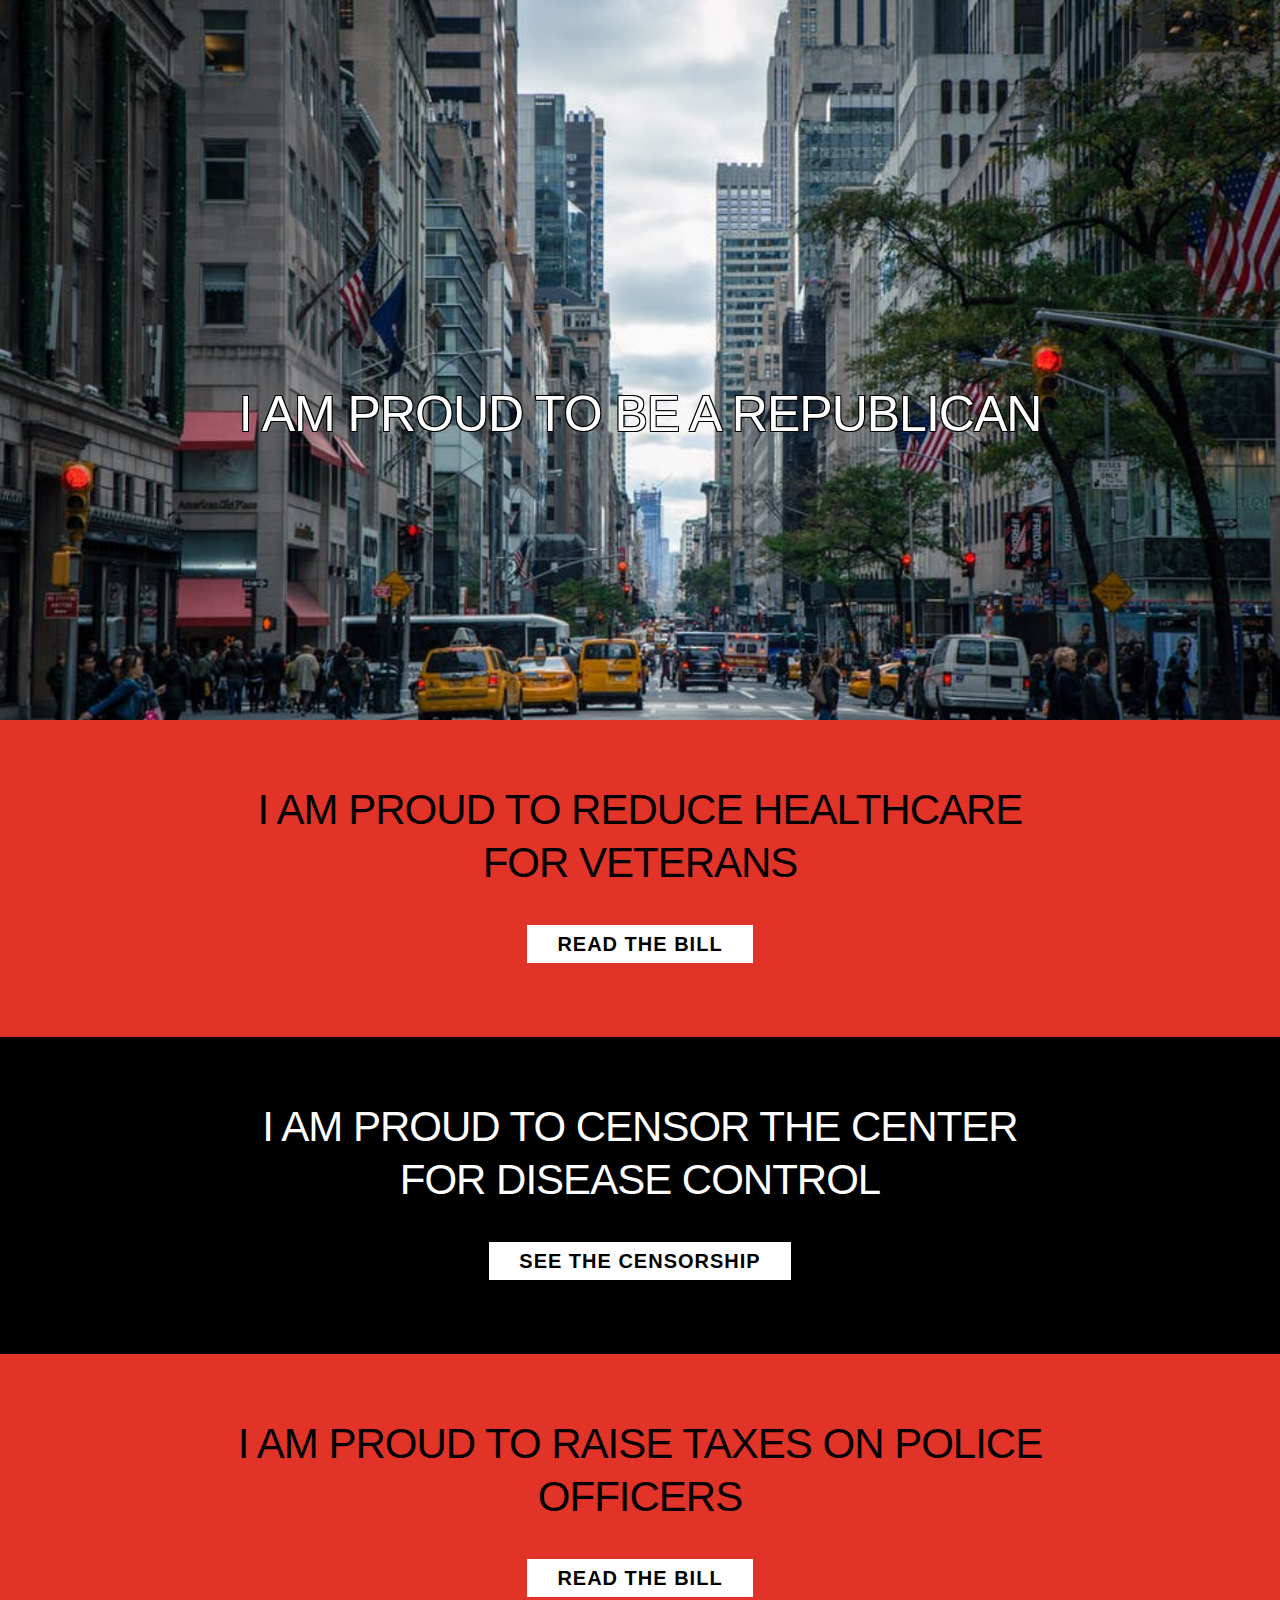
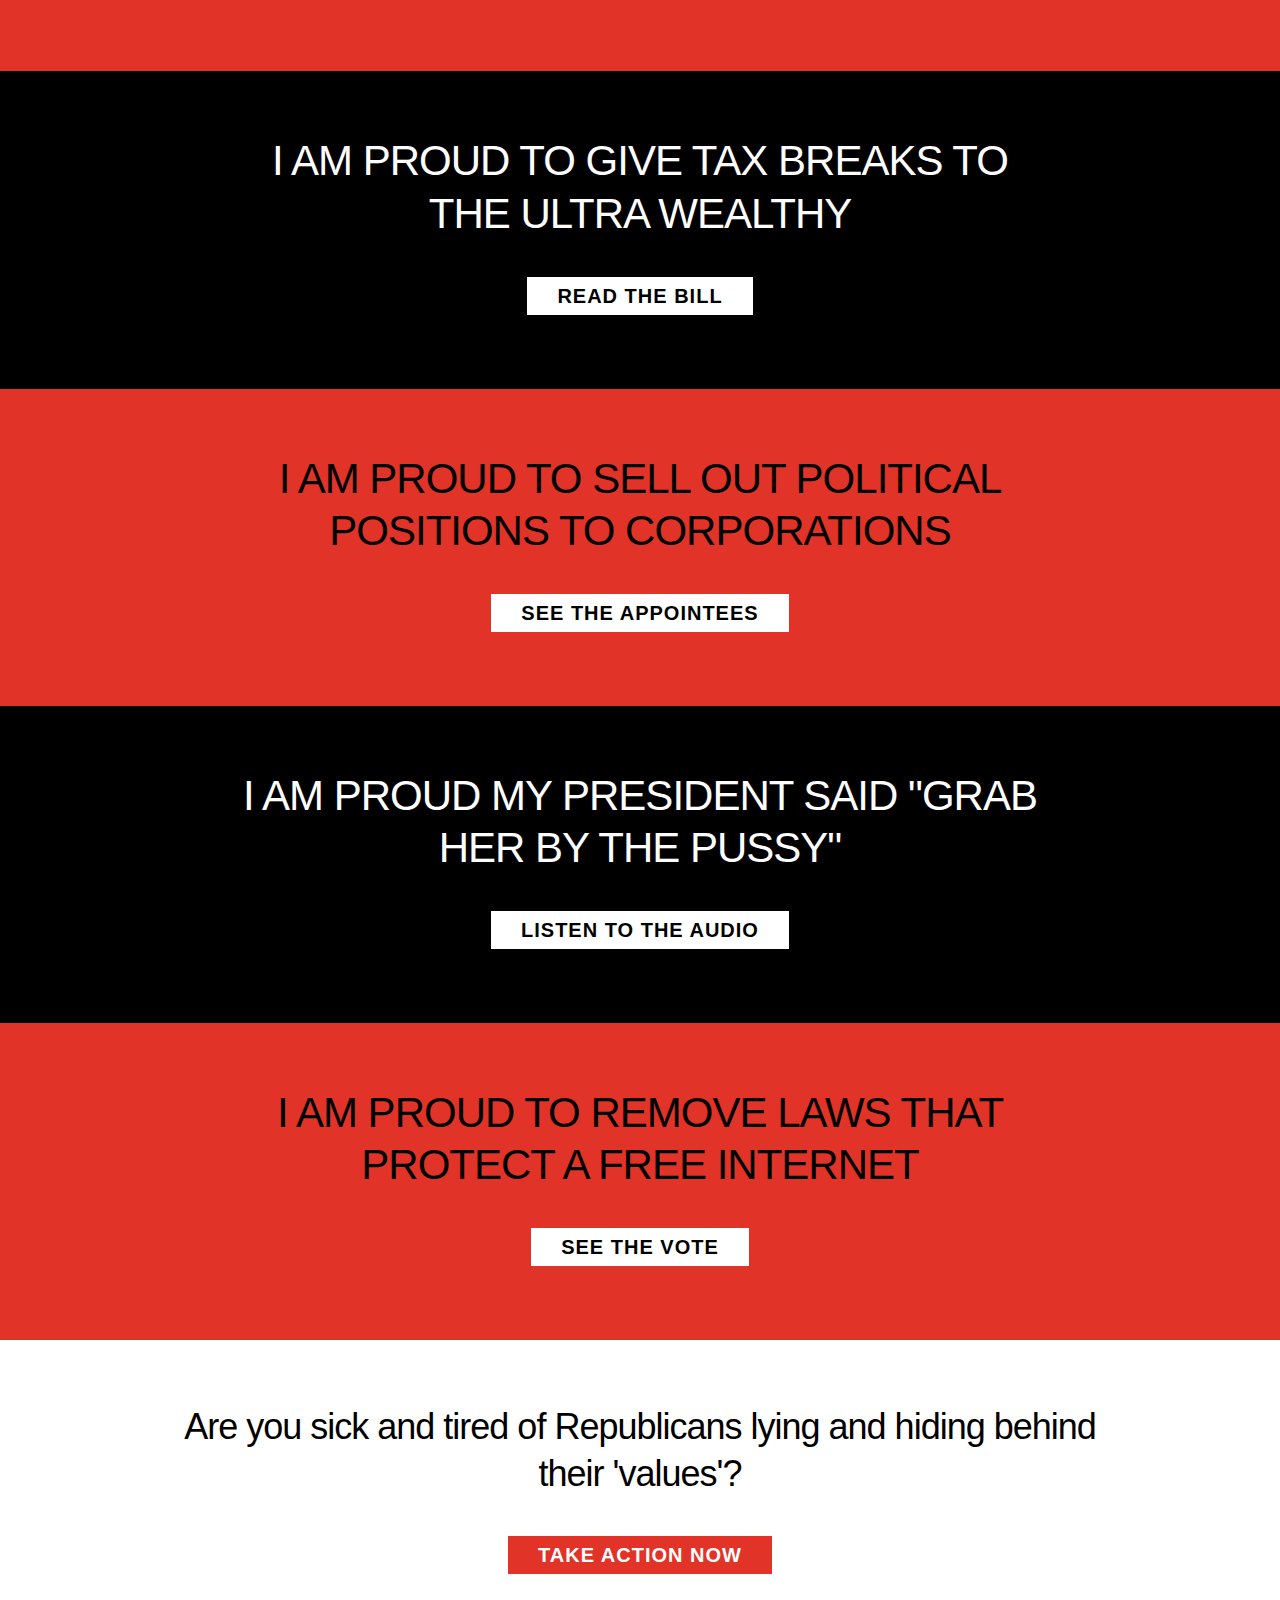
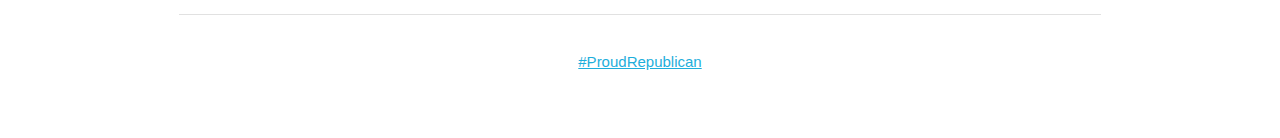
<file: index.html>
<!DOCTYPE html><html lang="en"><head> <meta charset="utf-8"> <title>Proud Republican</title> <meta name="description" content=""> <meta name="author" content=""> <meta name="viewport" content="width=device-width, initial-scale=1"> <link rel="stylesheet" href="css/normalize.css"> <link rel="stylesheet" href="css/skeleton.css"> <link rel="stylesheet" href="css/proudrepublican.css"> <link rel="icon" type="image/png" href="img/favicon.ico"> <link href="https://fonts.googleapis.com/css?family=Archivo+Black" rel="stylesheet"></head><body> <div class="container" style="width:100%;"> <div class="row"> <div class="column" style="width:100%;padding-top: 30%;padding-bottom: 20%; text-align:center; background-color: black;color:white;background:transparent;background-image: url(img/background.jpeg);background-size:cover;text-shadow: -1px -1px 0 #000, 1px -1px 0 #000, -1px 1px 0 #000, 1px 1px 0 #000; "> <center> <div class="inner" style="width:80%;"> <h1>I AM PROUD TO BE A REPUBLICAN</h1> </div></center> </div></div><div class="row"> <div class="column" style="width:100%; padding: 5%; text-align:center; background-color:#e13328;color:black;"> <center> <div class="inner" style="width:70%;"> <h2>I AM PROUD TO REDUCE HEALTHCARE FOR VETERANS</h2> <a class="button button-primary" href="reduced-heathcare-for-veterans.html">READ THE BILL</a> </div></center> </div></div><div class="row"> <div class="column" style="padding: 5%; text-align:center; background-color: black;color:white;"> <center> <div class="inner" style="width:70%;"> <h2>I AM PROUD TO CENSOR THE CENTER FOR DISEASE CONTROL</h2> <a class="button button-primary" href="censor-the-cdc.html">SEE THE CENSORSHIP</a> </div></center> </div></div><div class="row"> <div class="column" style="padding: 5%; text-align:center; background-color:#e13328;color:black;"> <center> <div class="inner" style="width:70%;"> <h2>I AM PROUD TO RAISE TAXES ON POLICE OFFICERS</h2> <a class="button button-primary" href="raised-taxes-on-police-officers.html">READ THE BILL</a> </div></center> </div></div><div class="row"> <div class="column" style="padding: 5%; text-align:center; background-color: black;color:white;"> <center> <div class="inner" style="width:70%;"> <h2>I AM PROUD TO GIVE TAX BREAKS TO THE ULTRA WEALTHY</h2> <a class="button button-primary" href="tax-breaks-for-ultra-wealthy.html">READ THE BILL</a> </div></center> </div></div><div class="row"> <div class="column" style="padding: 5%; text-align:center; background-color:#e13328;color:black;"> <center> <div class="inner" style="width:70%;"> <h2>I AM PROUD TO SELL OUT POLITICAL POSITIONS TO CORPORATIONS</h2> <a class="button button-primary" href="sell-political-positions-to-corporations.html">SEE THE APPOINTEES</a> </div></center> </div></div><div class="row"> <div class="column" style="padding: 5%; text-align:center; background-color: black;color:white;"> <center> <div class="inner" style="width:70%;"> <h2>I AM PROUD MY PRESIDENT SAID "GRAB HER BY THE PUSSY"</h2> <a class="button button-primary" href="grab-her-by-the-pussy.html">LISTEN TO THE AUDIO</a> </div></center> </div></div><div class="row"> <div class="column" style="padding: 5%; text-align:center; background-color:#e13328;color:black;"> <center> <div class="inner" style="width:70%;"> <h2>I AM PROUD TO REMOVE LAWS THAT PROTECT A FREE INTERNET</h2> <a class="button button-primary" href="censored-internet.html">SEE THE VOTE</a> </div></center> </div></div><div class="row"> <div class="column" style="padding: 5%; text-align:center; background-color:white;color:black;"> <center> <div class="inner" style="width:80%;"> <h3>Are you sick and tired of Republicans lying and hiding behind their 'values'?</h3> <a class="button button-secondary" href="take-action.html">TAKE ACTION NOW</a> <hr/> <a href="https://twitter.com/hashtag/ProudRepublican?src=hash">#ProudRepublican</a> </div></center> </div></div></div></body></html>
</file>
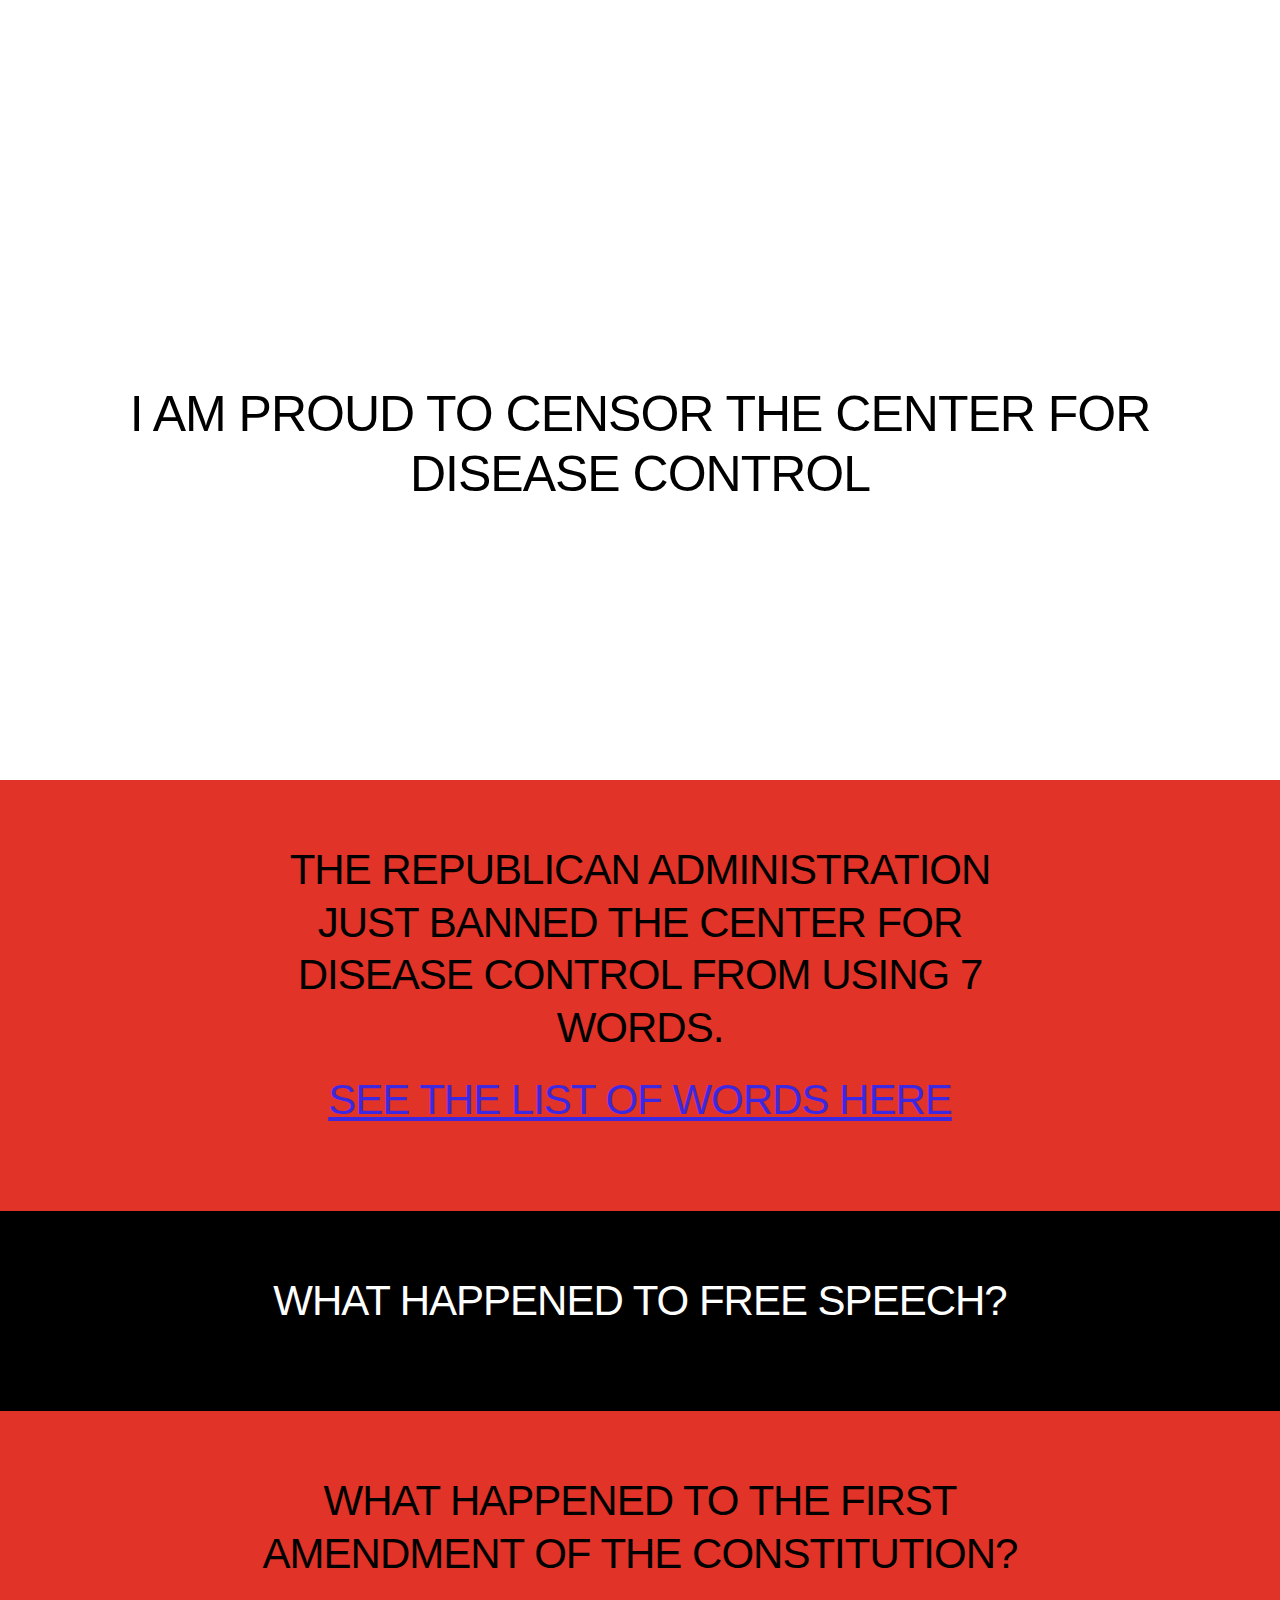
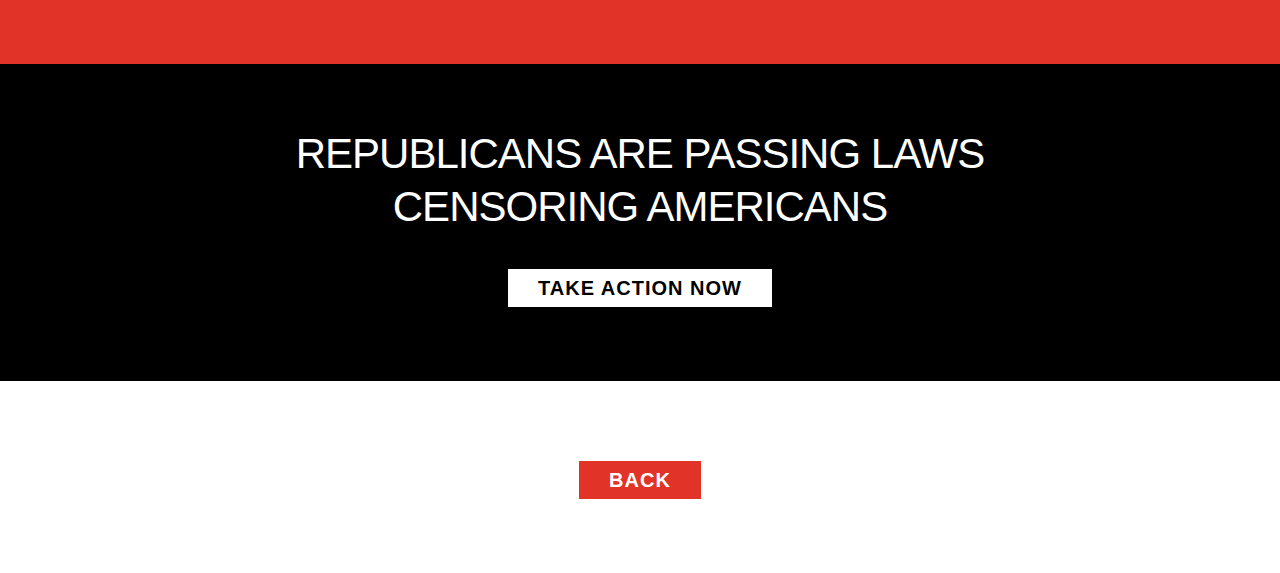
<file: censor-the-cdc.html>
<!DOCTYPE html><html lang="en"><head> <meta charset="utf-8"> <title>Proud Republican</title> <meta name="description" content=""> <meta name="author" content=""> <meta name="viewport" content="width=device-width, initial-scale=1"> <link rel="stylesheet" href="css/normalize.css"> <link rel="stylesheet" href="css/skeleton.css"> <link rel="stylesheet" href="css/proudrepublican.css"> <link rel="icon" type="image/png" href="img/favicon.ico"> <link href="https://fonts.googleapis.com/css?family=Archivo+Black" rel="stylesheet"></head><body> <div class="container" style="width:100%;"> <div class="row"> <div class="column" style="width:100%;padding-top: 30%;padding-bottom: 20%; text-align:center; background-color: white;color:BLACK;"> <center> <div class="inner" style="width:80%;"> <h1>I AM PROUD TO CENSOR THE CENTER FOR DISEASE CONTROL</h1> </div></center> </div></div><div class="row"> <div class="column" style="width:100%; padding: 5%; text-align:center; background-color:#e13328;color:black;"> <center> <div class="inner" style="width:70%;"> <h2>THE REPUBLICAN ADMINISTRATION JUST BANNED THE CENTER FOR DISEASE CONTROL FROM USING 7 WORDS.</h2> <h2><a href="https://www.snopes.com/2017/12/15/trump-administration-bans-cdc-officials-using-certain-words" style="color:#3d28e1;">SEE THE LIST OF WORDS HERE</a></h2> </div></center> </div></div><div class="row"> <div class="column" style="padding: 5%; text-align:center; background-color: black;color:white;"> <center> <div class="inner" style="width:70%;"> <h2>WHAT HAPPENED TO FREE SPEECH?</h2> </div></center> </div></div><div class="row"> <div class="column" style="width:100%; padding: 5%; text-align:center; background-color:#e13328;color:black;"> <center> <div class="inner" style="width:70%;"> <h2>WHAT HAPPENED TO THE FIRST AMENDMENT OF THE CONSTITUTION?</h2> </div></center> </div></div><div class="row"> <div class="column" style="width:100%; padding: 5%; text-align:center; background-color:black;color:white;"> <center> <div class="inner" style="width:70%;"> <h2>REPUBLICANS ARE PASSING LAWS CENSORING AMERICANS</h2> <a class="button button-primary" href="take-action.html">TAKE ACTION NOW</a> </div></center> </div></div><div class="row"> <div class="column" style="width:100%; padding: 5%; text-align:center; background-color:white;color:black;"> <center> <div class="inner" style="width:70%;"> <a class="button button-secondary" href="index.html">BACK</a> </div></center> </div></div></div></body></html>
</file>
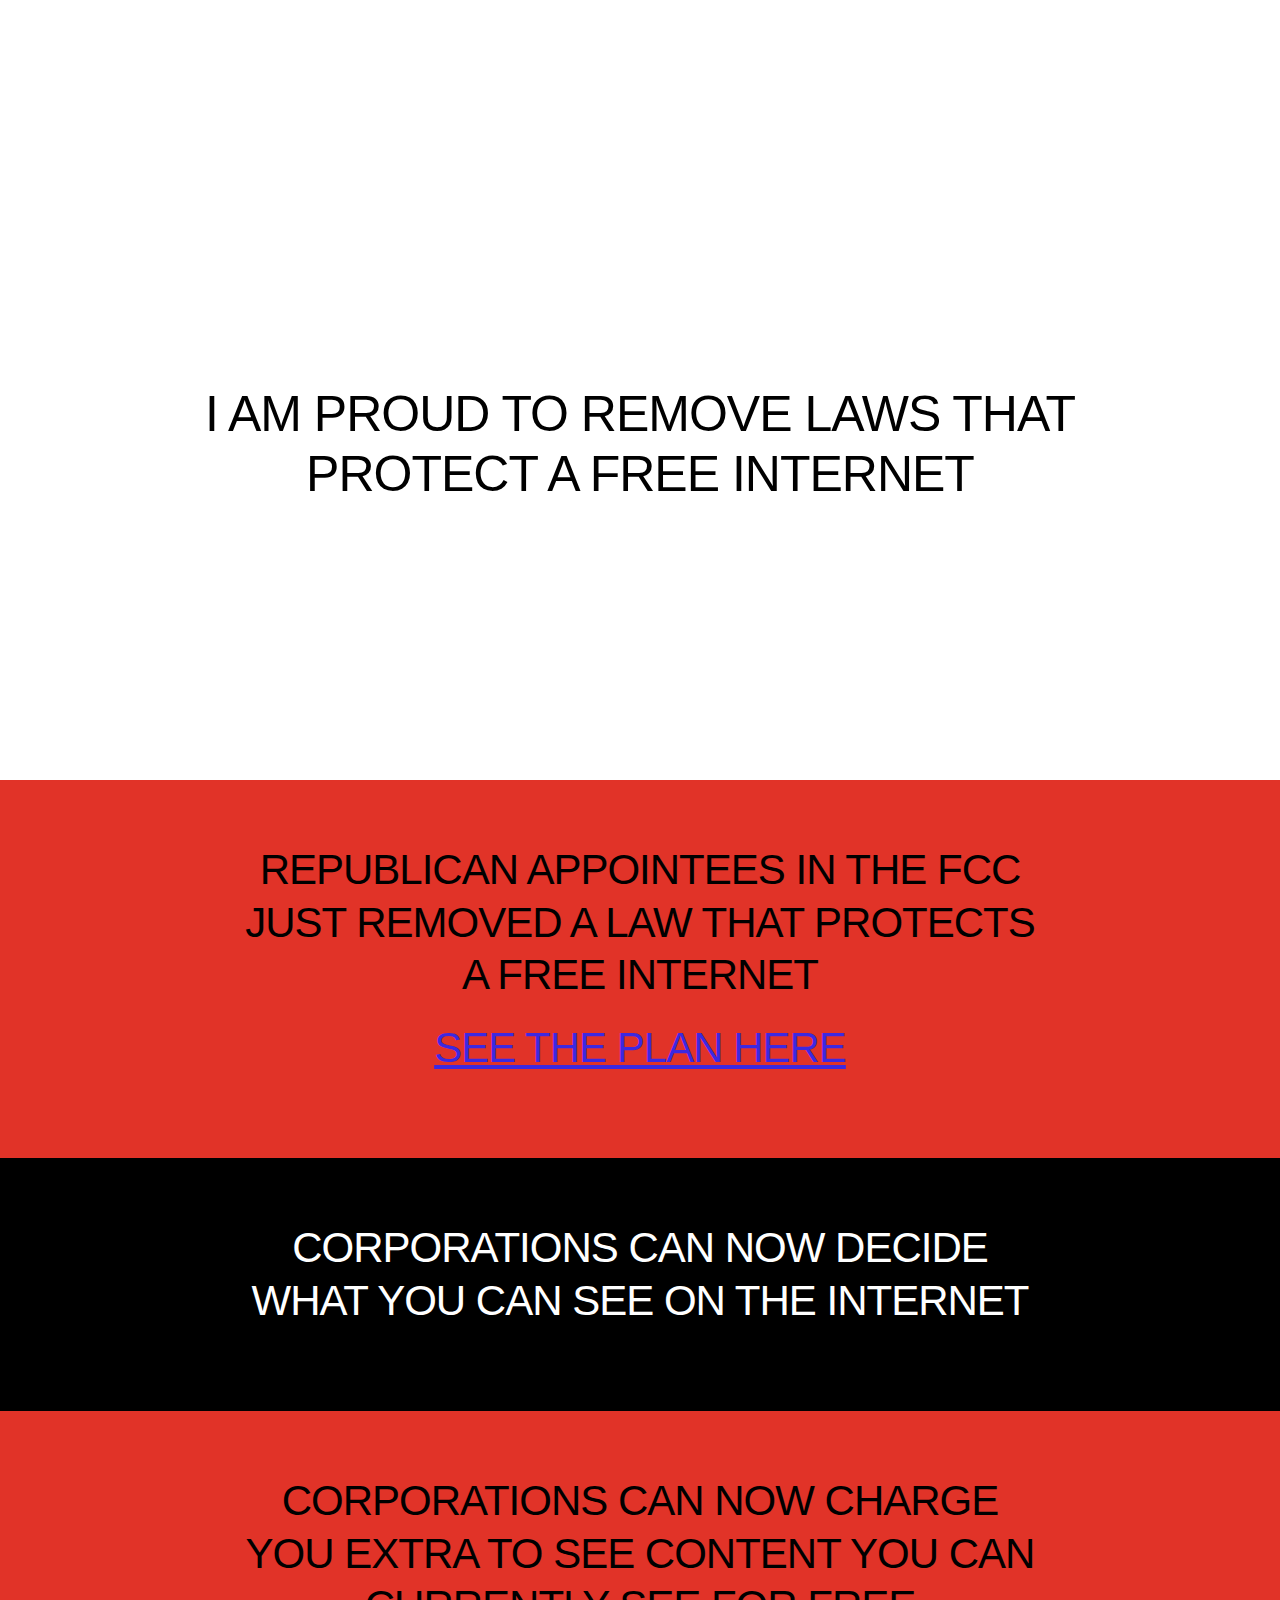
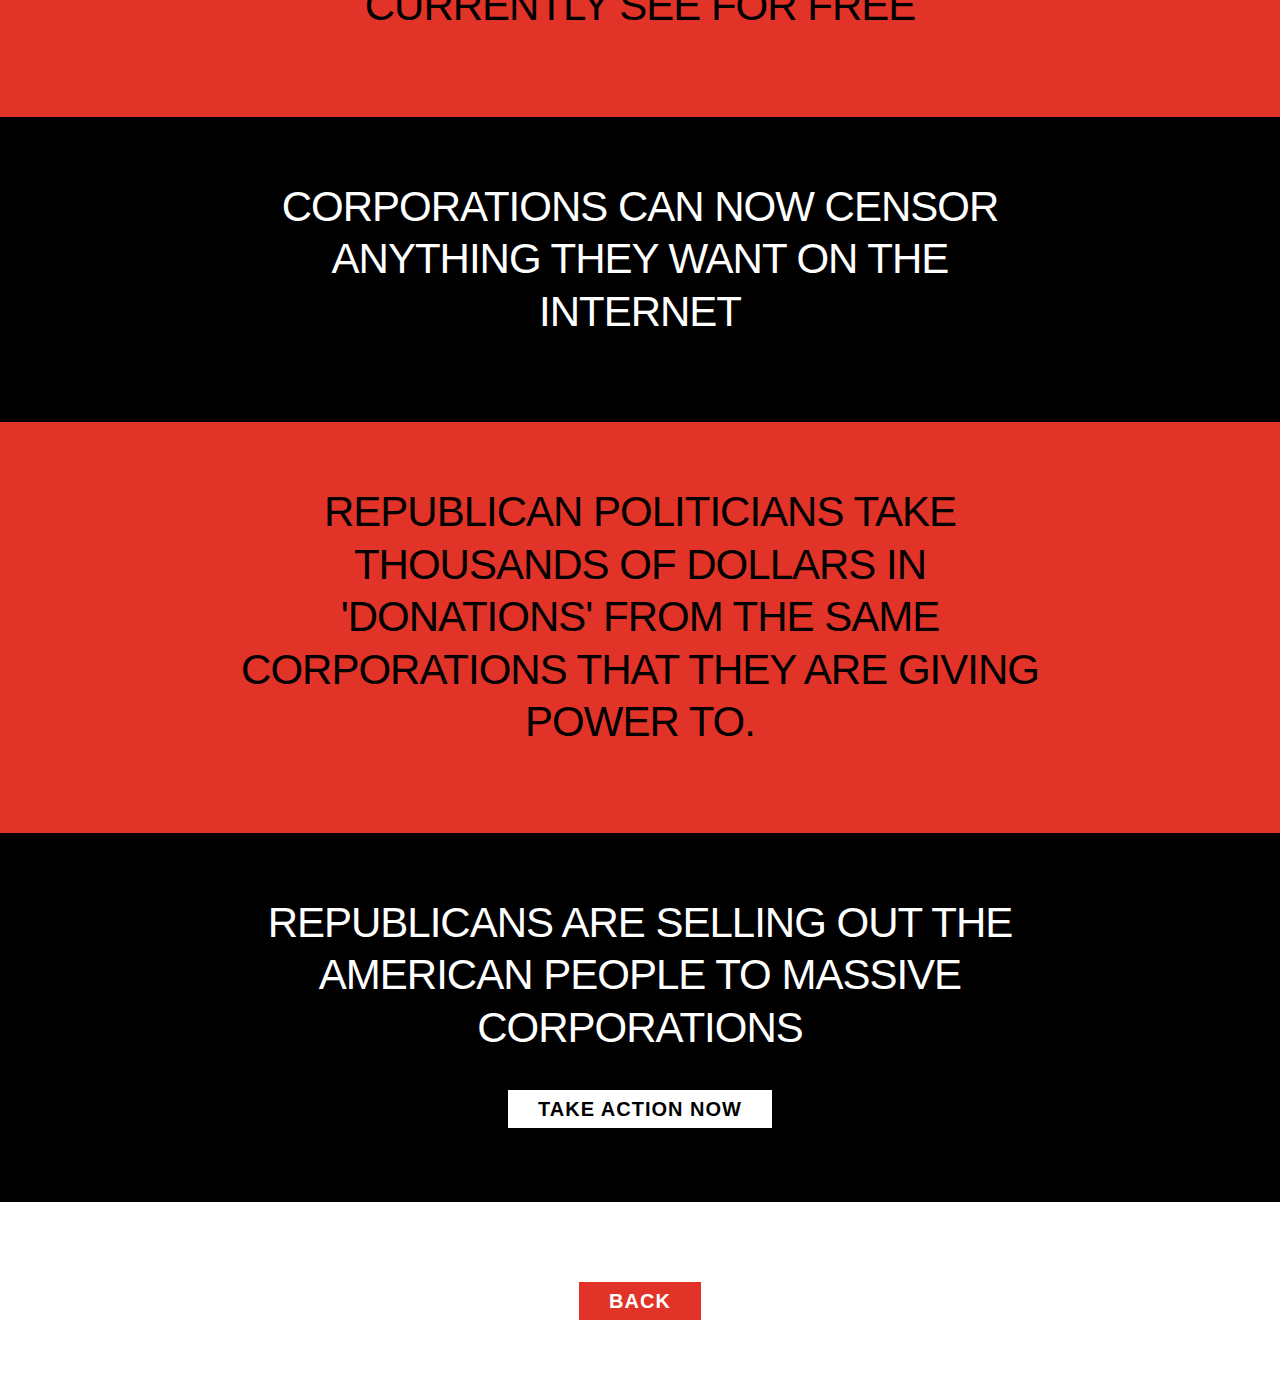
<file: censored-internet.html>
<!DOCTYPE html><html lang="en"><head> <meta charset="utf-8"> <title>Proud Republican</title> <meta name="description" content=""> <meta name="author" content=""> <meta name="viewport" content="width=device-width, initial-scale=1"> <link rel="stylesheet" href="css/normalize.css"> <link rel="stylesheet" href="css/skeleton.css"> <link rel="stylesheet" href="css/proudrepublican.css"> <link rel="icon" type="image/png" href="img/favicon.ico"> <link href="https://fonts.googleapis.com/css?family=Archivo+Black" rel="stylesheet"></head><body> <div class="container" style="width:100%;"> <div class="row"> <div class="column" style="width:100%;padding-top: 30%;padding-bottom: 20%; text-align:center; background-color: white;color:BLACK;"> <center> <div class="inner" style="width:80%;"> <h1>I AM PROUD TO REMOVE LAWS THAT PROTECT A FREE INTERNET</h1> </div></center> </div></div><div class="row"> <div class="column" style="width:100%; padding: 5%; text-align:center; background-color:#e13328;color:black;"> <center> <div class="inner" style="width:70%;"> <h2>REPUBLICAN APPOINTEES IN THE FCC JUST REMOVED A LAW THAT PROTECTS A FREE INTERNET</h2> <h2><a href="https://www.fcc.gov/restoring-internet-freedom" style="color:#3d28e1;">SEE THE PLAN HERE</a></h2> </div></center> </div></div><div class="row"> <div class="column" style="padding: 5%; text-align:center; background-color: black;color:white;"> <center> <div class="inner" style="width:70%;"> <h2>CORPORATIONS CAN NOW DECIDE WHAT YOU CAN SEE ON THE INTERNET</h2> </div></center> </div></div><div class="row"> <div class="column" style="width:100%; padding: 5%; text-align:center; background-color:#e13328;color:black;"> <center> <div class="inner" style="width:70%;"> <h2>CORPORATIONS CAN NOW CHARGE YOU EXTRA TO SEE CONTENT YOU CAN CURRENTLY SEE FOR FREE</h2> </div></center> </div></div><div class="row"> <div class="column" style="padding: 5%; text-align:center; background-color: black;color:white;"> <center> <div class="inner" style="width:70%;"> <h2>CORPORATIONS CAN NOW CENSOR ANYTHING THEY WANT ON THE INTERNET</h2> </div></center> </div></div><div class="row"> <div class="column" style="width:100%; padding: 5%; text-align:center; background-color:#e13328;color:black;"> <center> <div class="inner" style="width:70%;"> <h2>REPUBLICAN POLITICIANS TAKE THOUSANDS OF DOLLARS IN 'DONATIONS' FROM THE SAME CORPORATIONS THAT THEY ARE GIVING POWER TO.</h2> </div></center> </div></div><div class="row"> <div class="column" style="padding: 5%; text-align:center; background-color: black;color:white;"> <center> <div class="inner" style="width:70%;"> <h2>REPUBLICANS ARE SELLING OUT THE AMERICAN PEOPLE TO MASSIVE CORPORATIONS</h2> <a class="button button-primary" href="take-action.html">TAKE ACTION NOW</a> </div></center> </div></div><div class="row"> <div class="column" style="width:100%; padding: 5%; text-align:center; background-color:white;color:black;"> <center> <div class="inner" style="width:70%;"> <a class="button button-secondary" href="index.html">BACK</a> </div></center> </div></div></div></body></html>
</file>
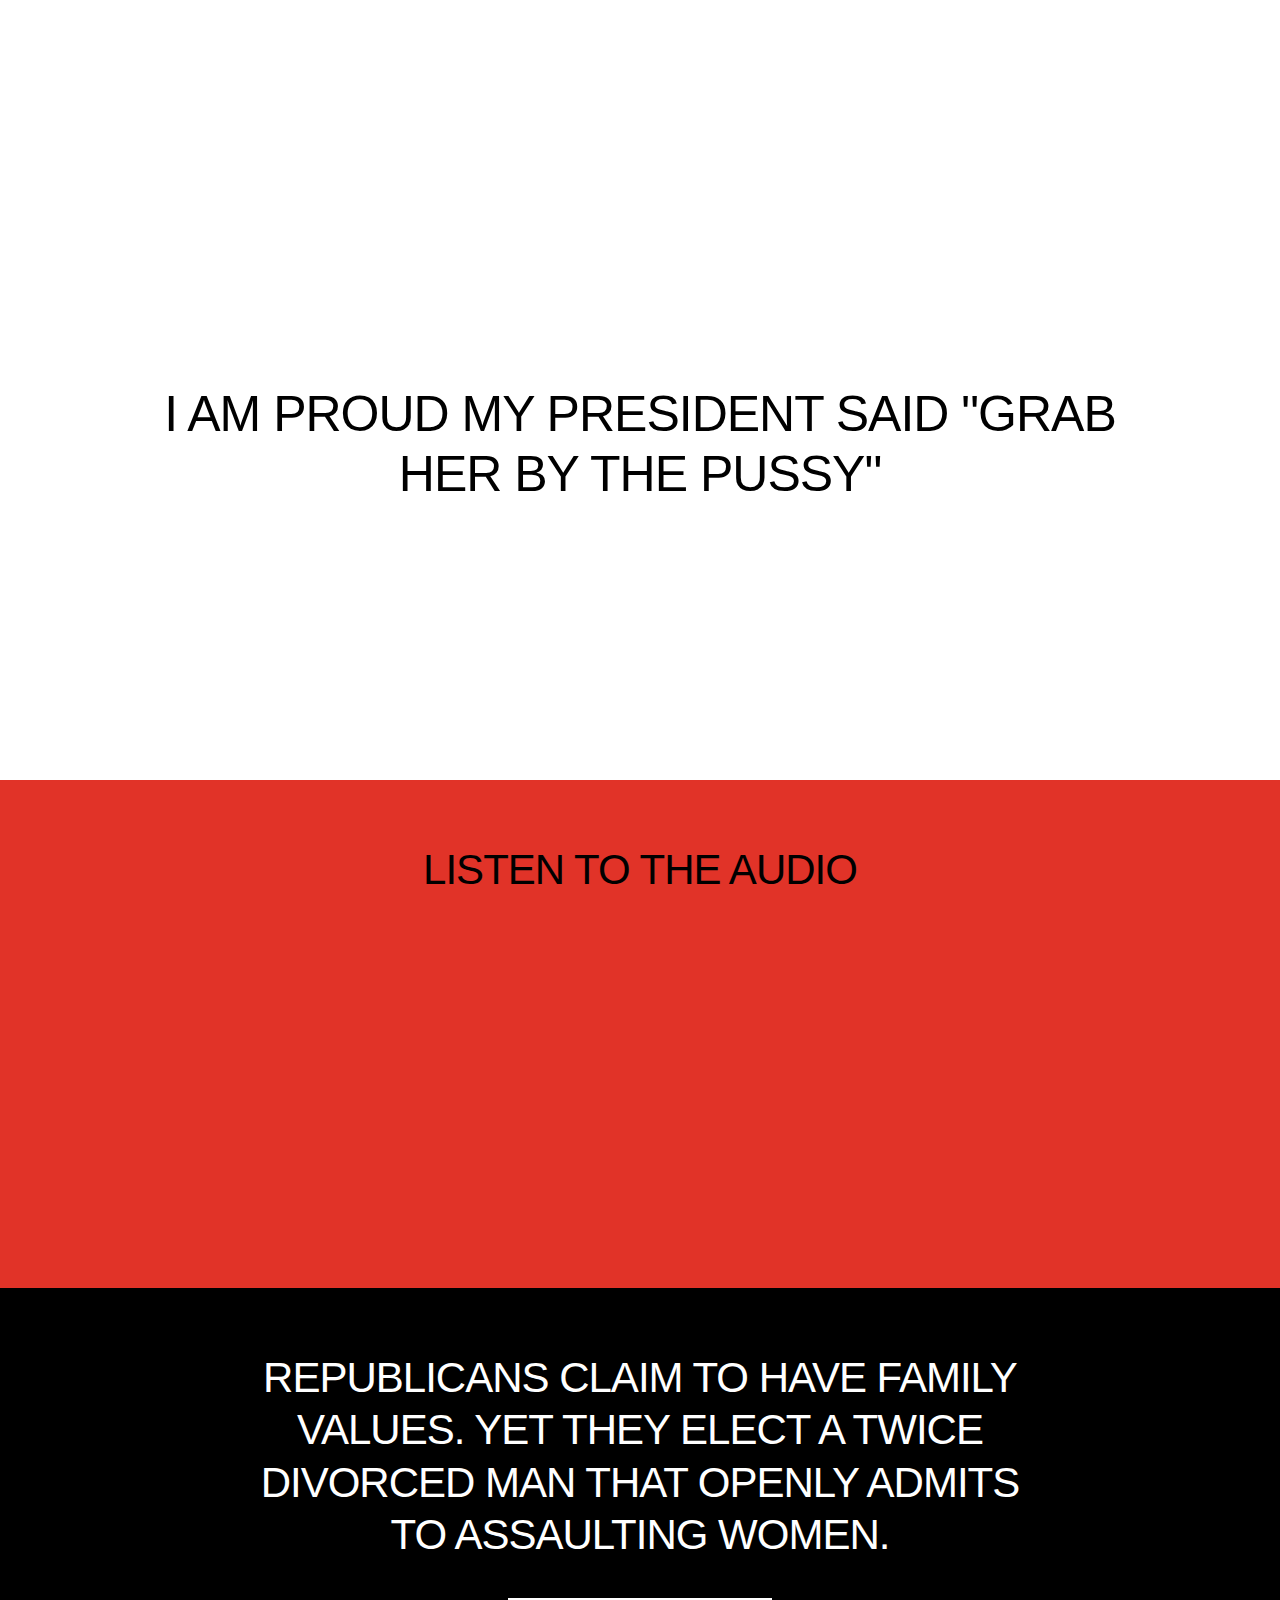
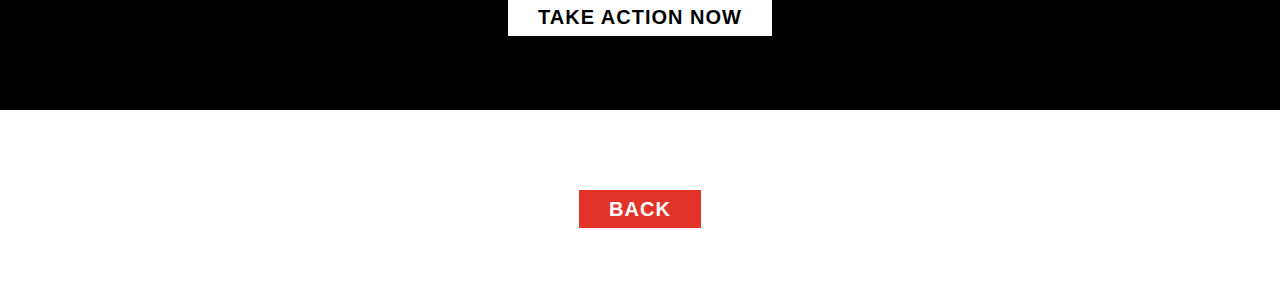
<file: grab-her-by-the-pussy.html>
<!DOCTYPE html><html lang="en"><head> <meta charset="utf-8"> <title>Proud Republican</title> <meta name="description" content=""> <meta name="author" content=""> <meta name="viewport" content="width=device-width, initial-scale=1"> <link rel="stylesheet" href="css/normalize.css"> <link rel="stylesheet" href="css/skeleton.css"> <link rel="stylesheet" href="css/proudrepublican.css"> <link rel="icon" type="image/png" href="img/favicon.ico"> <link href="https://fonts.googleapis.com/css?family=Archivo+Black" rel="stylesheet"></head><body> <div class="container" style="width:100%;"> <div class="row"> <div class="column" style="width:100%;padding-top: 30%;padding-bottom: 20%; text-align:center; background-color: white;color:BLACK;"> <center> <div class="inner" style="width:80%;"> <h1>I AM PROUD MY PRESIDENT SAID "GRAB HER BY THE PUSSY"</h1> </div></center> </div></div><div class="row"> <div class="column" style="width:100%; padding: 5%; text-align:center; background-color:#e13328;color:black;"> <center> <div class="inner" style="width:70%;"> <h2>LISTEN TO THE AUDIO</h2> <iframe width="100%" height="300" scrolling="no" frameborder="no" src="https://w.soundcloud.com/player/?url=https%3A//api.soundcloud.com/tracks/370288250&amp;color=%23ff5500&amp;auto_play=false&amp;hide_related=false&amp;show_comments=true&amp;show_user=true&amp;show_reposts=false&amp;show_teaser=true&amp;visual=true"></iframe> </div></center> </div></div><div class="row"> <div class="column" style="width:100%; padding: 5%; text-align:center; background-color:black;color:white;"> <center> <div class="inner" style="width:70%;"> <h2>REPUBLICANS CLAIM TO HAVE FAMILY VALUES. YET THEY ELECT A TWICE DIVORCED MAN THAT OPENLY ADMITS TO ASSAULTING WOMEN.</h2> <a class="button button-primary" href="take-action.html">TAKE ACTION NOW</a> </div></center> </div></div><div class="row"> <div class="column" style="width:100%; padding: 5%; text-align:center; background-color:white;color:black;"> <center> <div class="inner" style="width:70%;"> <a class="button button-secondary" href="index.html">BACK</a> </div></center> </div></div></div></body></html>
</file>
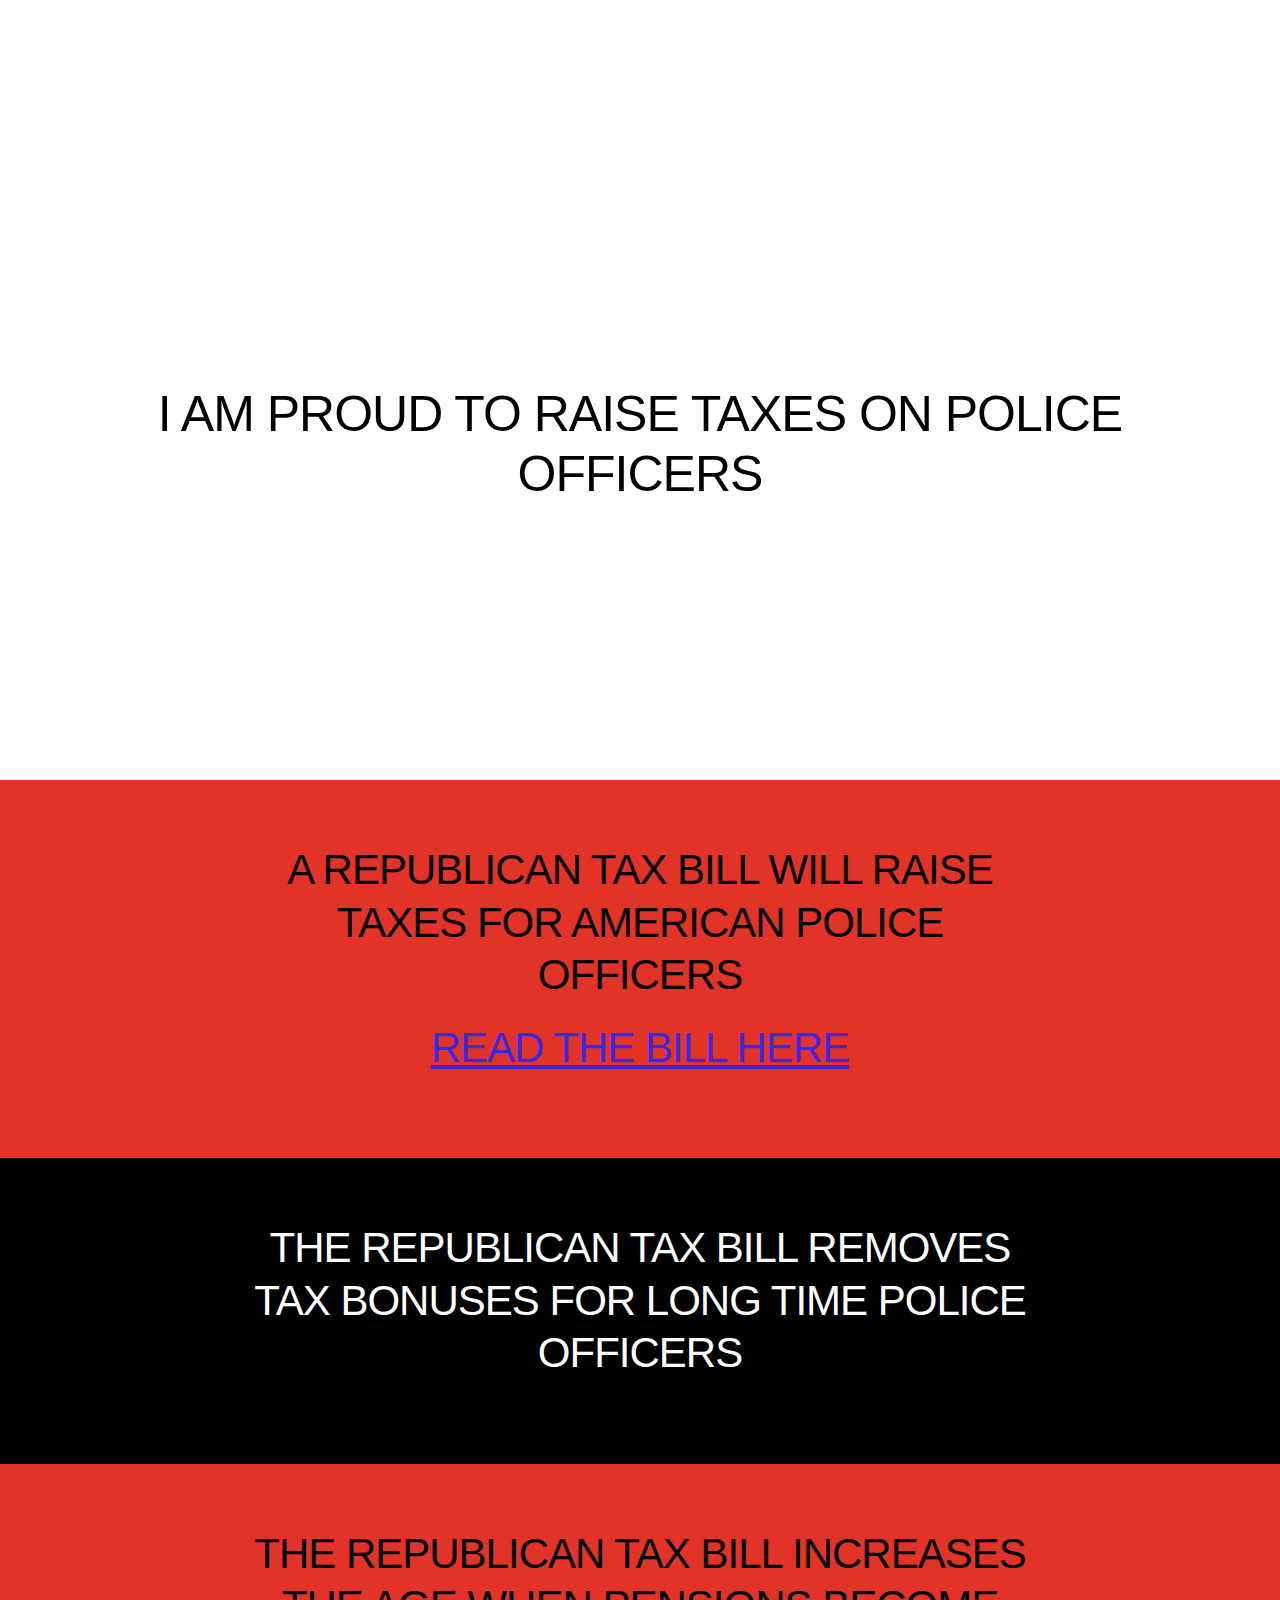
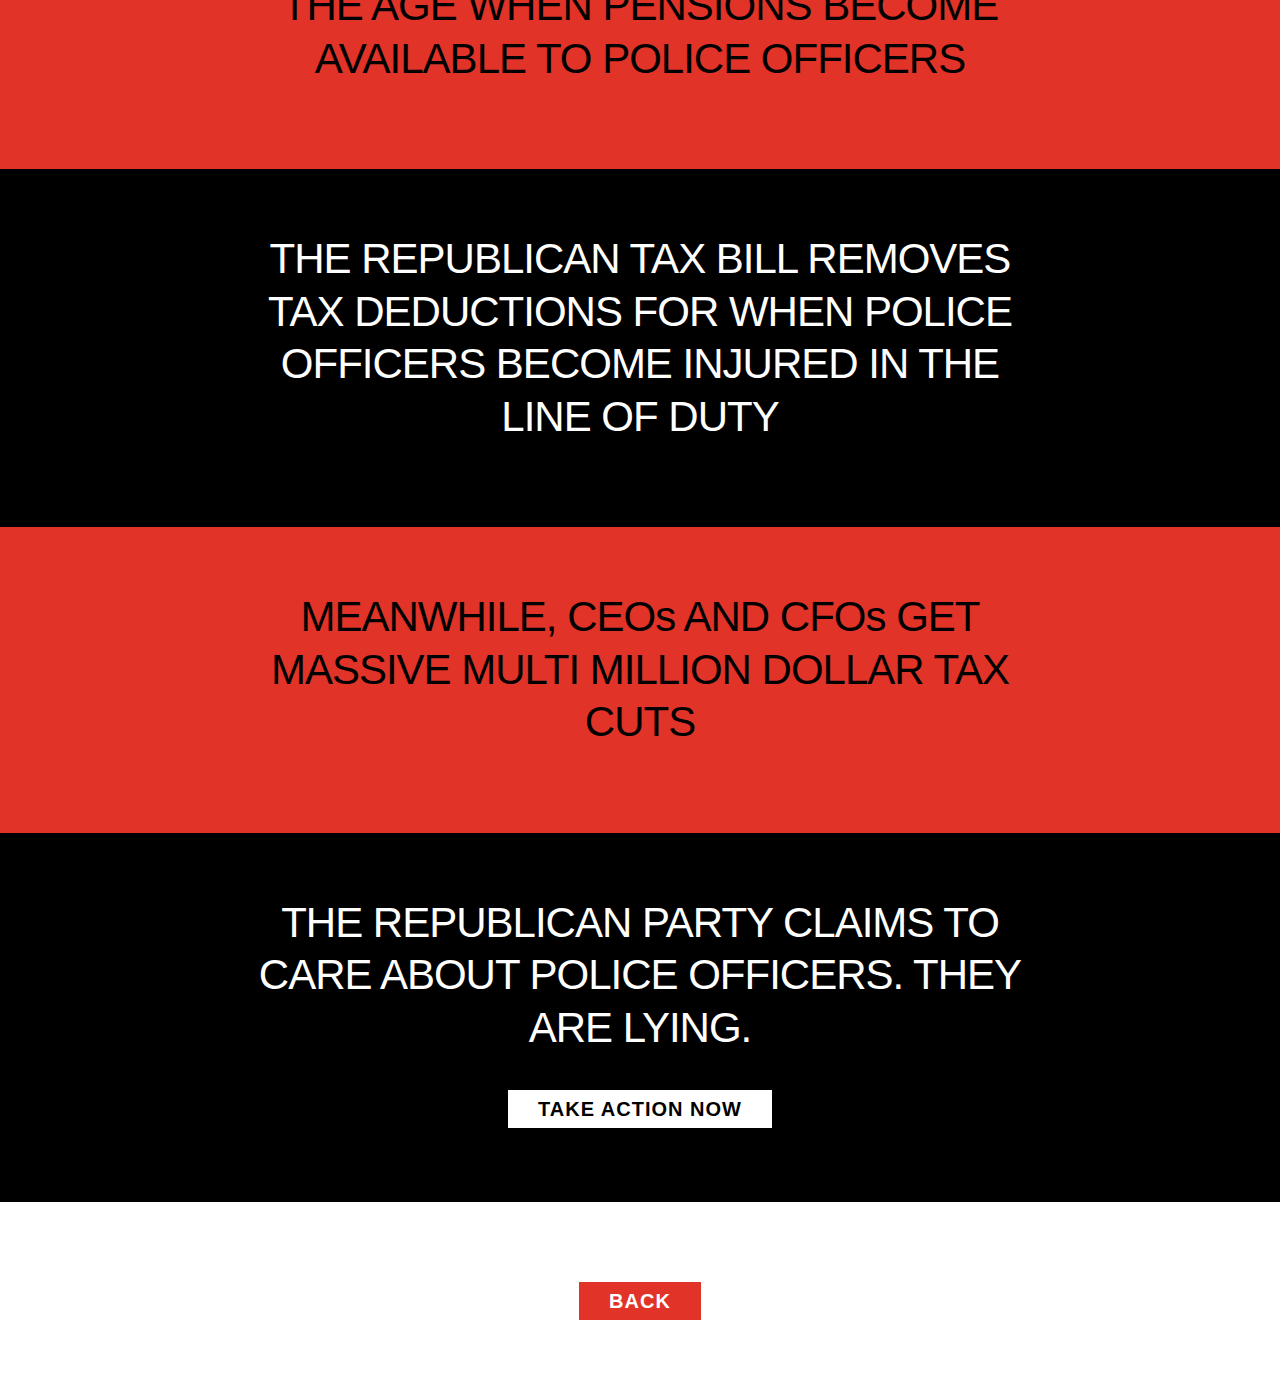
<file: raised-taxes-on-police-officers.html>
<!DOCTYPE html><html lang="en"><head> <meta charset="utf-8"> <title>Proud Republican</title> <meta name="description" content=""> <meta name="author" content=""> <meta name="viewport" content="width=device-width, initial-scale=1"> <link rel="stylesheet" href="css/normalize.css"> <link rel="stylesheet" href="css/skeleton.css"> <link rel="stylesheet" href="css/proudrepublican.css"> <link rel="icon" type="image/png" href="img/favicon.ico"> <link href="https://fonts.googleapis.com/css?family=Archivo+Black" rel="stylesheet"></head><body> <div class="container" style="width:100%;"> <div class="row"> <div class="column" style="width:100%;padding-top: 30%;padding-bottom: 20%; text-align:center; background-color: white;color:BLACK;"> <center> <div class="inner" style="width:80%;"> <h1>I AM PROUD TO RAISE TAXES ON POLICE OFFICERS</h1> </div></center> </div></div><div class="row"> <div class="column" style="width:100%; padding: 5%; text-align:center; background-color:#e13328;color:black;"> <center> <div class="inner" style="width:70%;"> <h2>A REPUBLICAN TAX BILL WILL RAISE TAXES FOR AMERICAN POLICE OFFICERS</h2> <h2><a href="https://www.scribd.com/document/367284529/Republican-Tax-Plan" style="color:#3d28e1;">READ THE BILL HERE</a></h2> </div></center> </div></div><div class="row"> <div class="column" style="padding: 5%; text-align:center; background-color: black;color:white;"> <center> <div class="inner" style="width:70%;"> <h2>THE REPUBLICAN TAX BILL REMOVES TAX BONUSES FOR LONG TIME POLICE OFFICERS</h2> </div></center> </div></div><div class="row"> <div class="column" style="width:100%; padding: 5%; text-align:center; background-color:#e13328;color:black;"> <center> <div class="inner" style="width:70%;"> <h2>THE REPUBLICAN TAX BILL INCREASES THE AGE WHEN PENSIONS BECOME AVAILABLE TO POLICE OFFICERS</h2> </div></center> </div></div><div class="row"> <div class="column" style="width:100%; padding: 5%; text-align:center; background-color:black;color:white;"> <center> <div class="inner" style="width:70%;"> <h2>THE REPUBLICAN TAX BILL REMOVES TAX DEDUCTIONS FOR WHEN POLICE OFFICERS BECOME INJURED IN THE LINE OF DUTY</h2> </div></center> </div></div><div class="row"> <div class="column" style="width:100%; padding: 5%; text-align:center; background-color:#e13328;color:black;"> <center> <div class="inner" style="width:70%;"> <h2>MEANWHILE, CEOs AND CFOs GET MASSIVE MULTI MILLION DOLLAR TAX CUTS</h2> </div></center> </div></div><div class="row"> <div class="column" style="width:100%; padding: 5%; text-align:center; background-color:black;color:white;"> <center> <div class="inner" style="width:70%;"> <h2>THE REPUBLICAN PARTY CLAIMS TO CARE ABOUT POLICE OFFICERS. THEY ARE LYING.</h2> <a class="button button-primary" href="take-action.html">TAKE ACTION NOW</a> </div></center> </div></div><div class="row"> <div class="column" style="width:100%; padding: 5%; text-align:center; background-color:white;color:black;"> <center> <div class="inner" style="width:70%;"> <a class="button button-secondary" href="index.html">BACK</a> </div></center> </div></div></div></body></html>
</file>
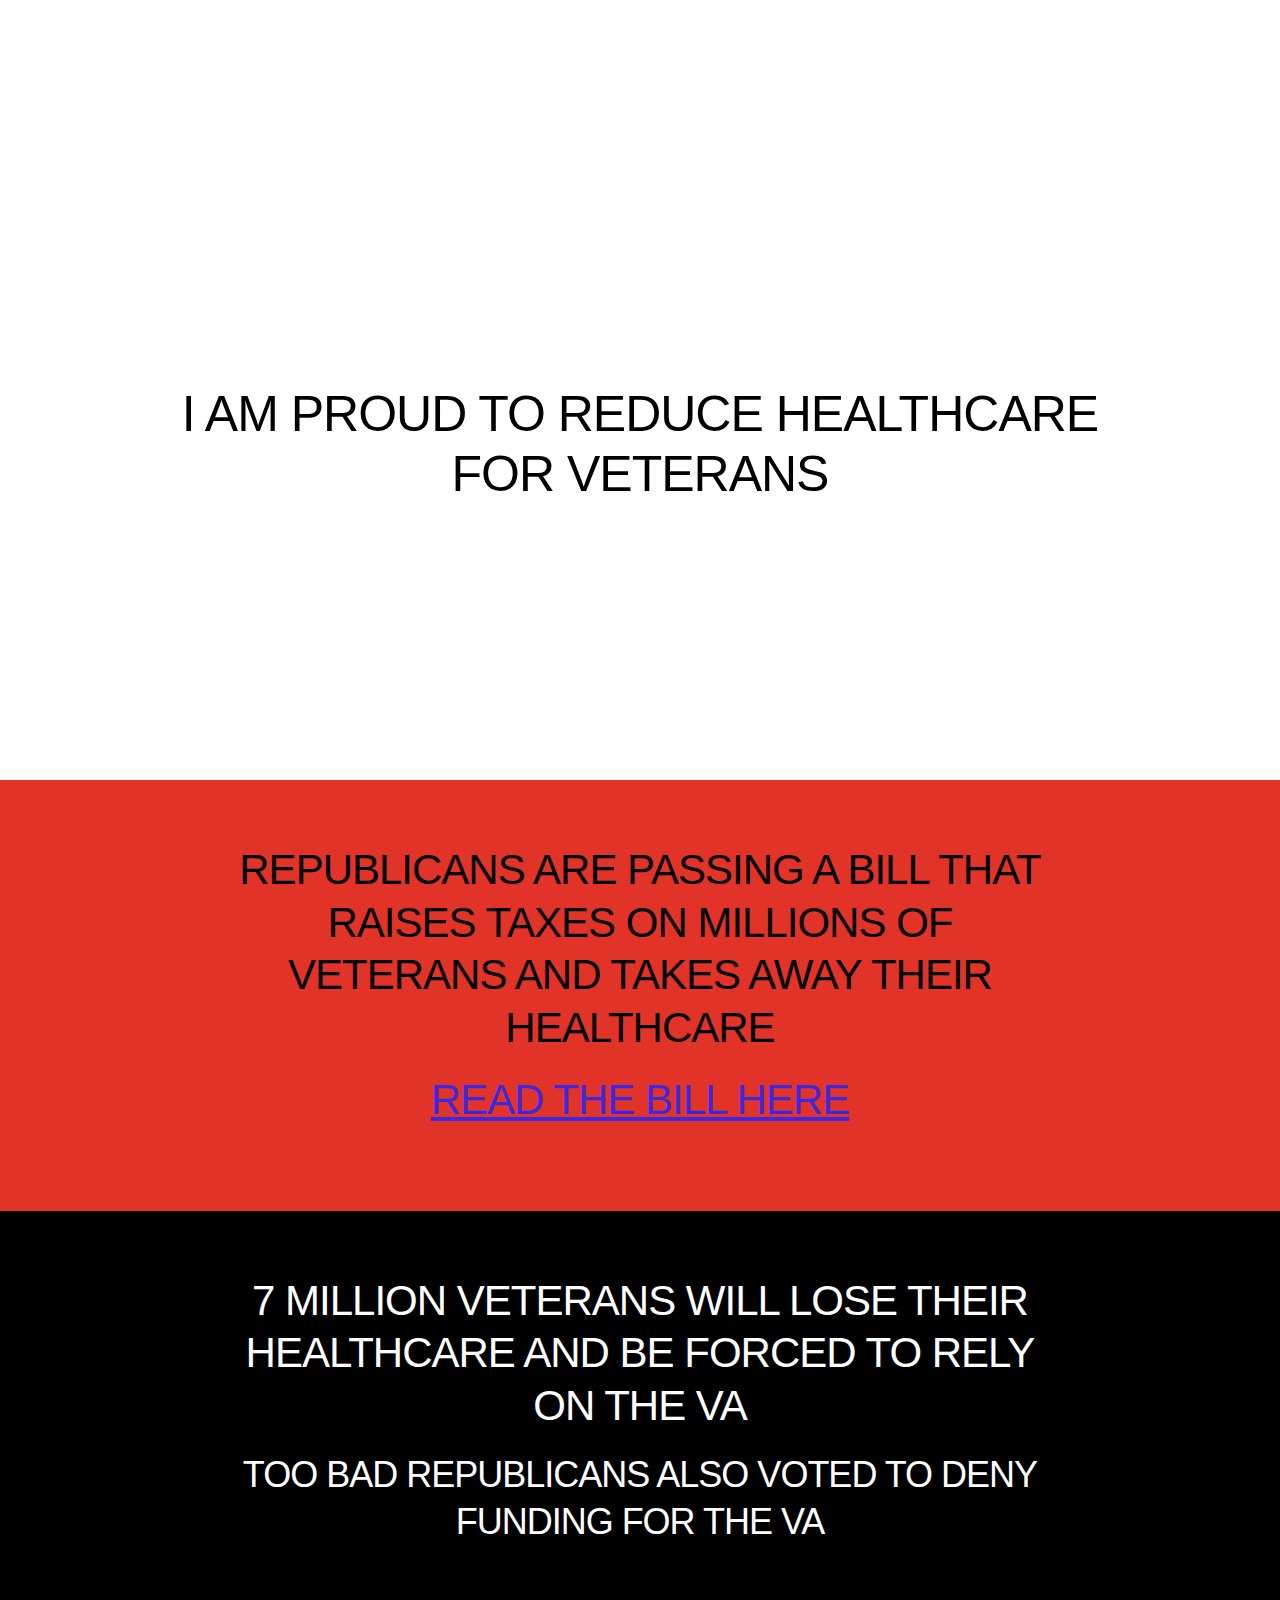
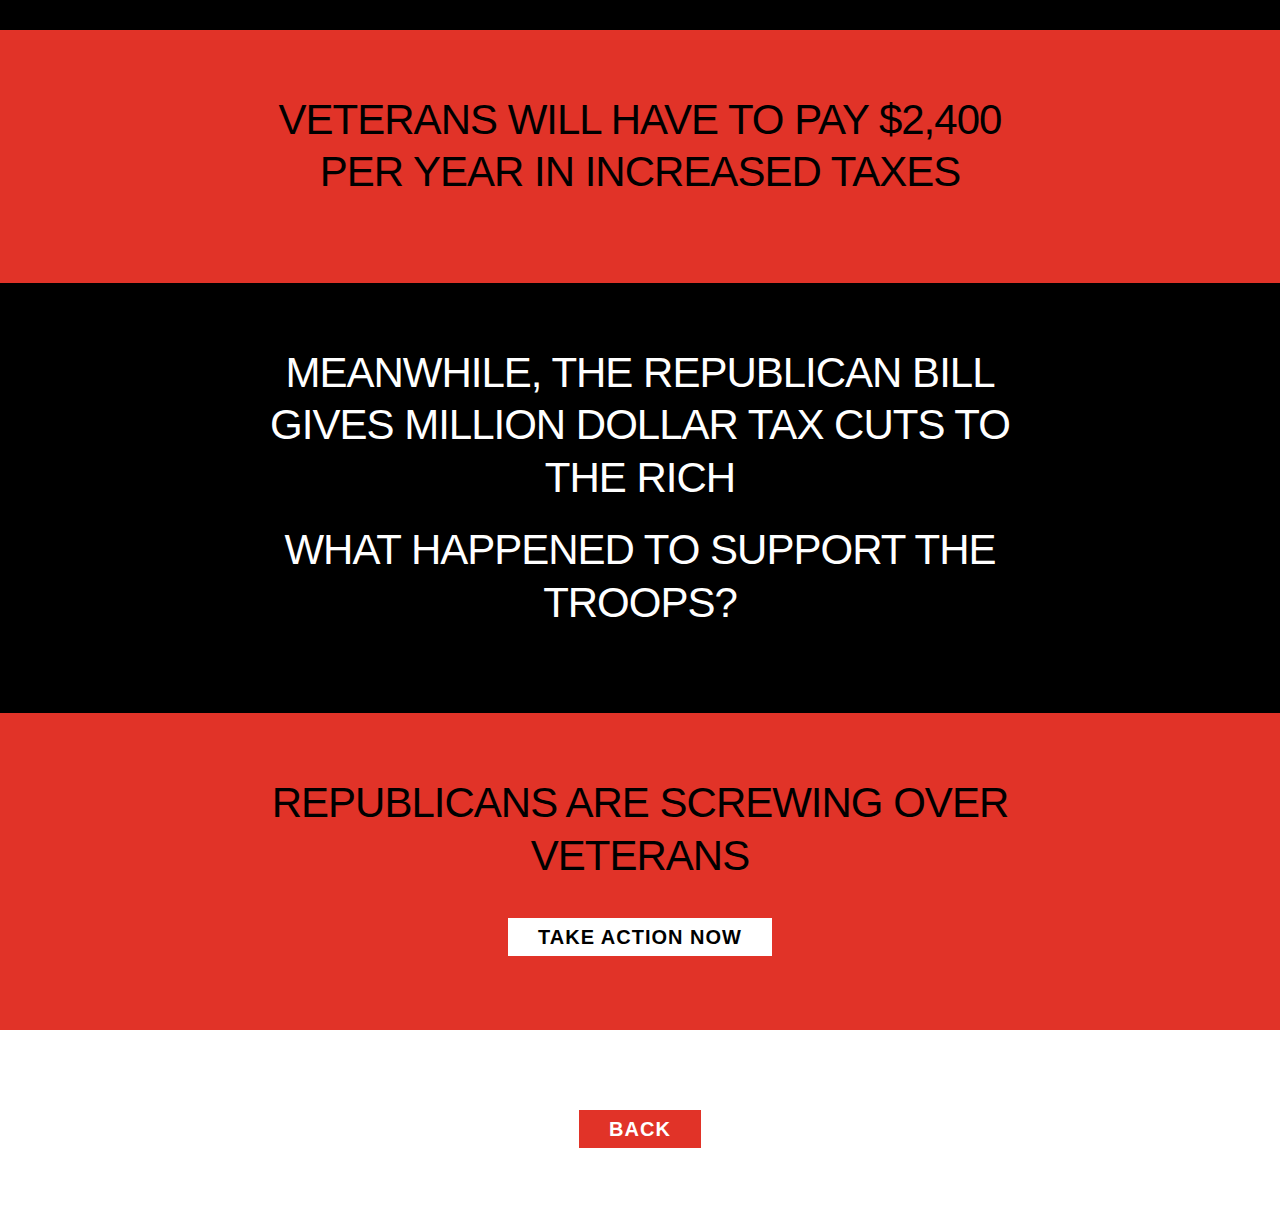
<file: reduced-heathcare-for-veterans.html>
<!DOCTYPE html><html lang="en"><head> <meta charset="utf-8"> <title>Proud Republican</title> <meta name="description" content=""> <meta name="author" content=""> <meta name="viewport" content="width=device-width, initial-scale=1"> <link rel="stylesheet" href="css/normalize.css"> <link rel="stylesheet" href="css/skeleton.css"> <link rel="stylesheet" href="css/proudrepublican.css"> <link rel="icon" type="image/png" href="img/favicon.ico"> <link href="https://fonts.googleapis.com/css?family=Archivo+Black" rel="stylesheet"></head><body> <div class="container" style="width:100%;"> <div class="row"> <div class="column" style="width:100%;padding-top: 30%;padding-bottom: 20%; text-align:center; background-color: white;color:BLACK;"> <center> <div class="inner" style="width:80%;"> <h1>I AM PROUD TO REDUCE HEALTHCARE FOR VETERANS</h1> </div></center> </div></div><div class="row"> <div class="column" style="width:100%; padding: 5%; text-align:center; background-color:#e13328;color:black;"> <center> <div class="inner" style="width:70%;"> <h2>REPUBLICANS ARE PASSING A BILL THAT RAISES TAXES ON MILLIONS OF VETERANS AND TAKES AWAY THEIR HEALTHCARE</h2> <h2><a href="https://www.scribd.com/document/367284529/Republican-Tax-Plan" style="color:#3d28e1;">READ THE BILL HERE</a></h2> </div></center> </div></div><div class="row"> <div class="column" style="padding: 5%; text-align:center; background-color: black;color:white;"> <center> <div class="inner" style="width:70%;"> <h2>7 MILLION VETERANS WILL LOSE THEIR HEALTHCARE AND BE FORCED TO RELY ON THE VA</h2> <h3>TOO BAD REPUBLICANS ALSO VOTED TO DENY FUNDING FOR THE VA</h3> </div></center> </div></div><div class="row"> <div class="column" style="width:100%; padding: 5%; text-align:center; background-color:#e13328;color:black;"> <center> <div class="inner" style="width:70%;"> <h2>VETERANS WILL HAVE TO PAY $2,400 PER YEAR IN INCREASED TAXES</h2> </div></center> </div></div><div class="row"> <div class="column" style="padding: 5%; text-align:center; background-color: black;color:white;"> <center> <div class="inner" style="width:70%;"> <h2>MEANWHILE, THE REPUBLICAN BILL GIVES MILLION DOLLAR TAX CUTS TO THE RICH</h2> <h2>WHAT HAPPENED TO SUPPORT THE TROOPS?</h2> </div></center> </div></div><div class="row"> <div class="column" style="width:100%; padding: 5%; text-align:center; background-color:#e13328;color:black;"> <center> <div class="inner" style="width:70%;"> <h2>REPUBLICANS ARE SCREWING OVER VETERANS</h2> <a class="button button-primary" href="take-action.html">TAKE ACTION NOW</a> </div></center> </div></div><div class="row"> <div class="column" style="width:100%; padding: 5%; text-align:center; background-color:white;color:black;"> <center> <div class="inner" style="width:70%;"> <a class="button button-secondary" href="index.html">BACK</a> </div></center> </div></div></div></body></html>
</file>
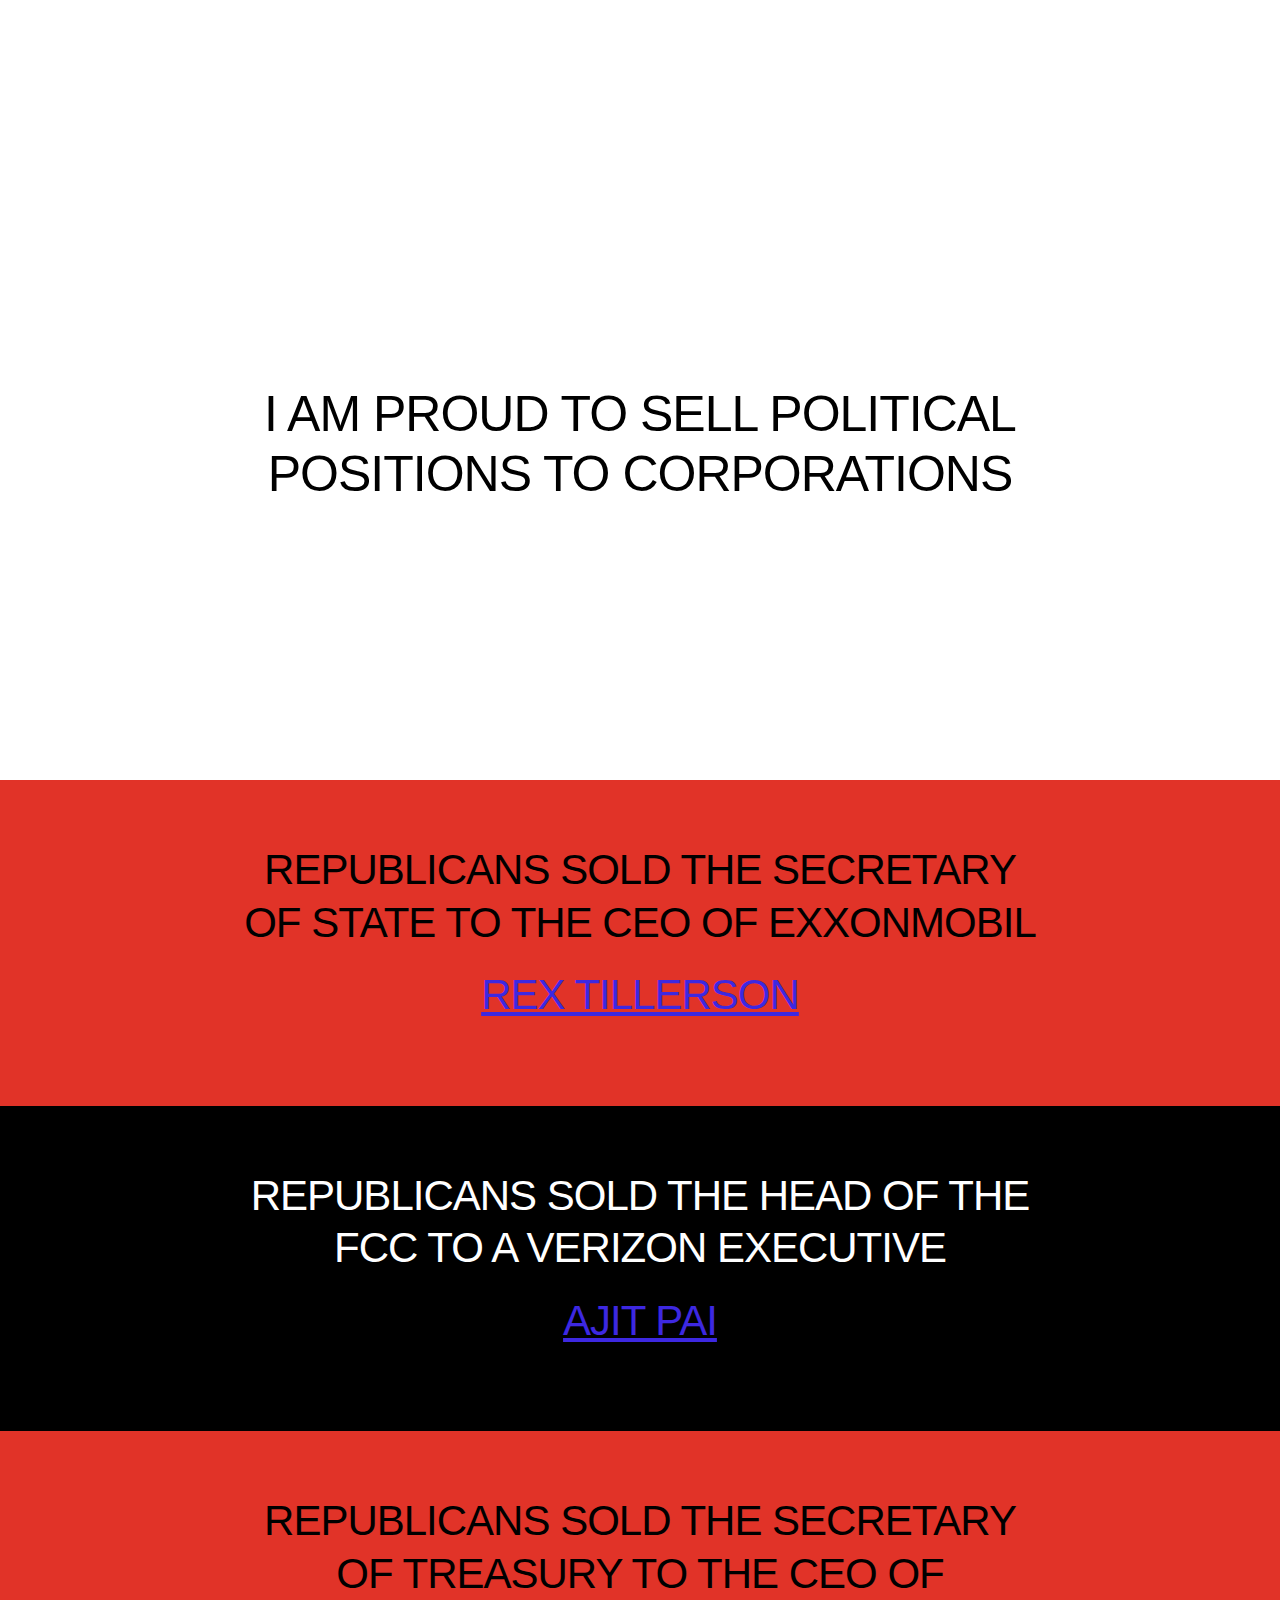
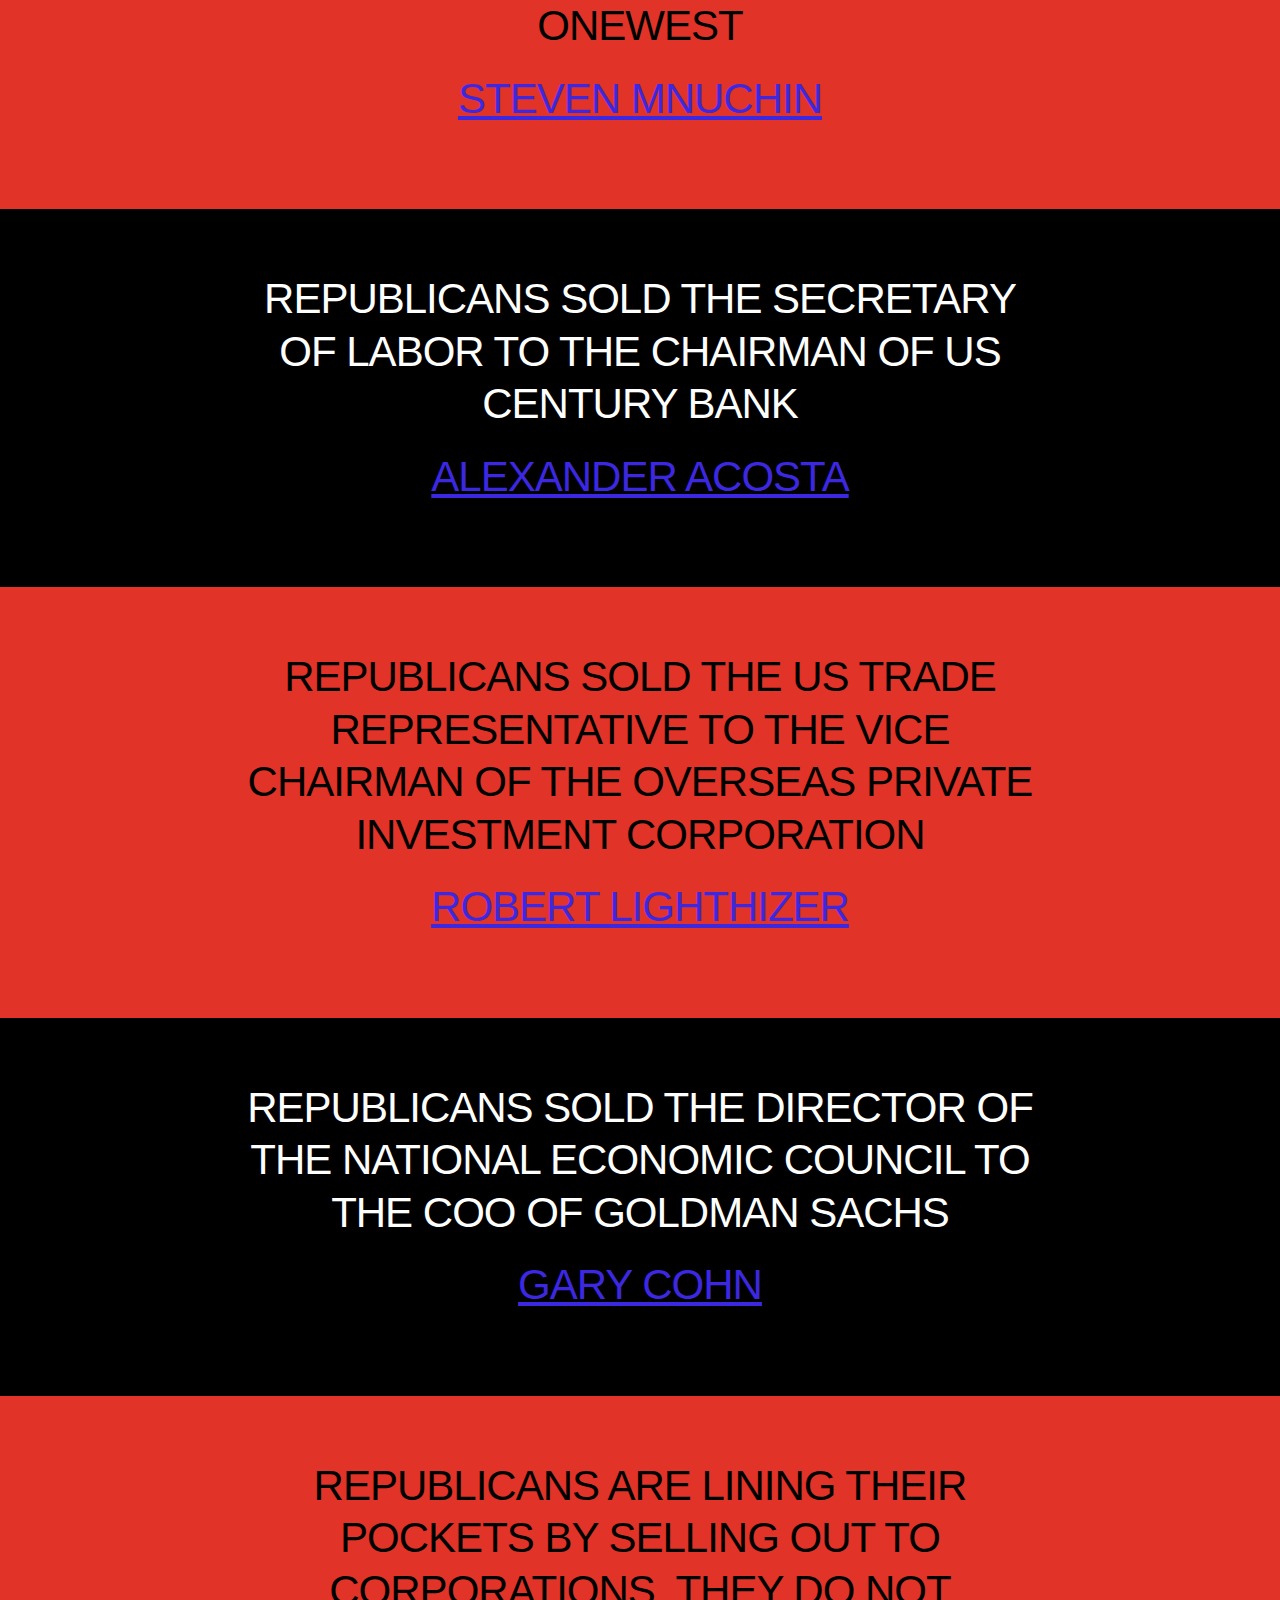
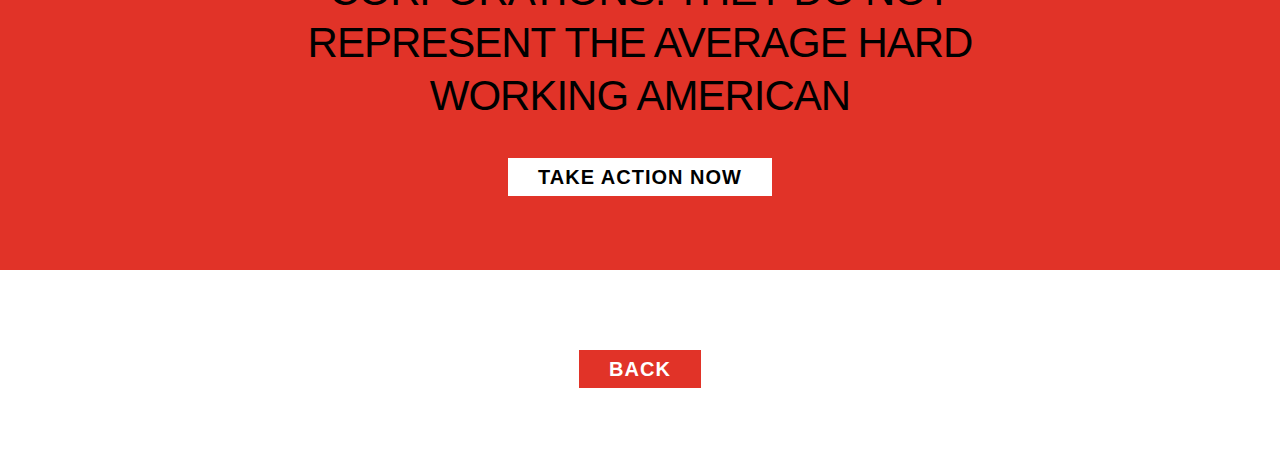
<file: sell-political-positions-to-corporations.html>
<!DOCTYPE html><html lang="en"><head> <meta charset="utf-8"> <title>Proud Republican</title> <meta name="viewport" content="width=device-width, initial-scale=1"> <link rel="stylesheet" href="css/normalize.css"> <link rel="stylesheet" href="css/skeleton.css"> <link rel="stylesheet" href="css/proudrepublican.css"> <link rel="icon" type="image/png" href="img/favicon.ico"> <link href="https://fonts.googleapis.com/css?family=Archivo+Black" rel="stylesheet"></head><body> <div class="container" style="width:100%;"> <div class="row"> <div class="column" style="width:100%;padding-top: 30%;padding-bottom: 20%; text-align:center; background-color: white;color:BLACK;"> <center> <div class="inner" style="width:80%;"> <h1>I AM PROUD TO SELL POLITICAL POSITIONS TO CORPORATIONS</h1> </div></center> </div></div><div class="row"> <div class="column" style="width:100%; padding: 5%; text-align:center; background-color:#e13328;color:black;"> <center> <div class="inner" style="width:70%;"> <h2>REPUBLICANS SOLD THE SECRETARY OF STATE TO THE CEO OF EXXONMOBIL</h2> <h2><a href="https://en.wikipedia.org/wiki/Rex_Tillerson" style="color:#3d28e1;">REX TILLERSON</a></h2> </div></center> </div></div><div class="row"> <div class="column" style="padding: 5%; text-align:center; background-color: black;color:white;"> <center> <div class="inner" style="width:70%;"> <h2>REPUBLICANS SOLD THE HEAD OF THE FCC TO A VERIZON EXECUTIVE</h2> <h2><a href="https://en.wikipedia.org/wiki/Ajit_Pai" style="color:#3d28e1;">AJIT PAI</a></h2> </div></center> </div></div><div class="row"> <div class="column" style="width:100%; padding: 5%; text-align:center; background-color:#e13328;color:black;"> <center> <div class="inner" style="width:70%;"> <h2>REPUBLICANS SOLD THE SECRETARY OF TREASURY TO THE CEO OF ONEWEST</h2> <h2><a href="https://en.wikipedia.org/wiki/Steven_Mnuchin" style="color:#3d28e1;">STEVEN MNUCHIN</a></h2> </div></center> </div></div><div class="row"> <div class="column" style="padding: 5%; text-align:center; background-color: black;color:white;"> <center> <div class="inner" style="width:70%;"> <h2>REPUBLICANS SOLD THE SECRETARY OF LABOR TO THE CHAIRMAN OF US CENTURY BANK</h2> <h2><a href="https://en.wikipedia.org/wiki/Alexander_Acosta" style="color:#3d28e1;">ALEXANDER ACOSTA</a></h2> </div></center> </div></div><div class="row"> <div class="column" style="width:100%; padding: 5%; text-align:center; background-color:#e13328;color:black;"> <center> <div class="inner" style="width:70%;"> <h2>REPUBLICANS SOLD THE US TRADE REPRESENTATIVE TO THE VICE CHAIRMAN OF THE OVERSEAS PRIVATE INVESTMENT CORPORATION</h2> <h2><a href="https://en.wikipedia.org/wiki/Robert_Lighthizer" style="color:#3d28e1;">ROBERT LIGHTHIZER</a></h2> </div></center> </div></div><div class="row"> <div class="column" style="padding: 5%; text-align:center; background-color: black;color:white;"> <center> <div class="inner" style="width:70%;"> <h2>REPUBLICANS SOLD THE DIRECTOR OF THE NATIONAL ECONOMIC COUNCIL TO THE COO OF GOLDMAN SACHS</h2> <h2><a href="https://en.wikipedia.org/wiki/Gary_Cohn_(investment_banker)" style="color:#3d28e1;">GARY COHN</a></h2> </div></center> </div></div><div class="row"> <div class="column" style="width:100%; padding: 5%; text-align:center; background-color:#e13328;color:black;"> <center> <div class="inner" style="width:70%;"> <h2>REPUBLICANS ARE LINING THEIR POCKETS BY SELLING OUT TO CORPORATIONS. THEY DO NOT REPRESENT THE AVERAGE HARD WORKING AMERICAN</h2> <a class="button button-primary" href="take-action.html">TAKE ACTION NOW</a> </div></center> </div></div><div class="row"> <div class="column" style="width:100%; padding: 5%; text-align:center; background-color:white;color:black;"> <center> <div class="inner" style="width:70%;"> <a class="button button-secondary" href="index.html">BACK</a> </div></center> </div></div></div></body></html>
</file>
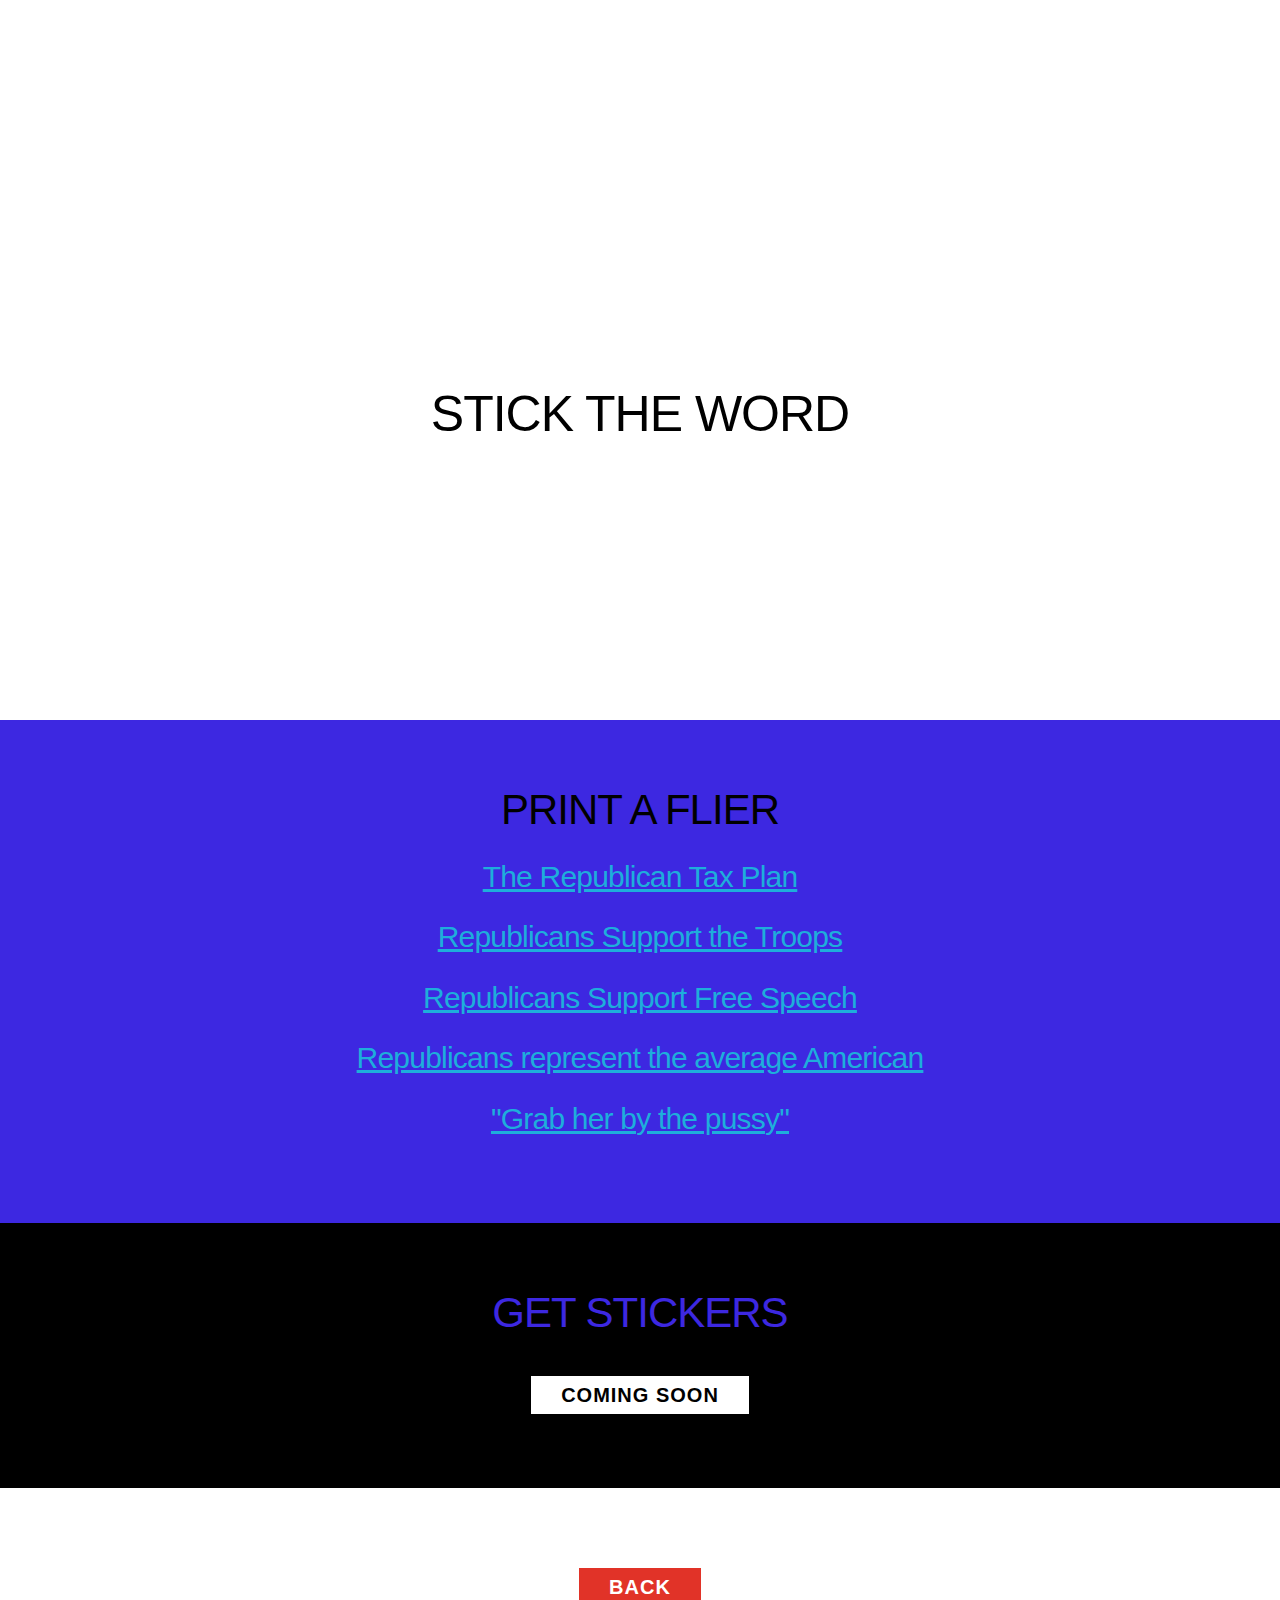
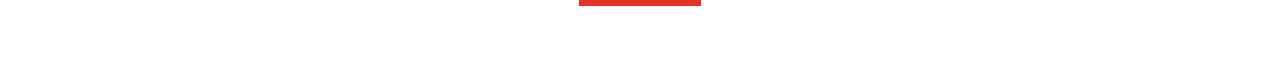
<file: stick-the-word.html>
<!DOCTYPE html><html lang="en"><head> <meta charset="utf-8"> <title>Proud Republican</title> <meta name="description" content=""> <meta name="author" content=""> <meta name="viewport" content="width=device-width, initial-scale=1"> <link rel="stylesheet" href="css/normalize.css"> <link rel="stylesheet" href="css/skeleton.css"> <link rel="stylesheet" href="css/proudrepublican.css"> <link rel="icon" type="image/png" href="img/favicon.ico"> <link href="https://fonts.googleapis.com/css?family=Archivo+Black" rel="stylesheet"></head><body> <div class="container" style="width:100%;"> <div class="row"> <div class="column" style="width:100%;padding-top: 30%;padding-bottom: 20%; text-align:center; background-color: black;color:black;background:transparent;background-size:cover;"> <center> <div class="inner" style="width:80%;"> <h1>STICK THE WORD</h1> </div></center> </div></div><div class="row"> <div class="column" style="width:100%; padding: 5%; text-align:center; background-color:#3d28e1;color:black;"> <center> <div class="inner" style="width:70%;"> <h2>PRINT A FLIER</h2> <h4><a href="fliers/THE_REPUBLICAN_TAX_PLAN.pdf">The Republican Tax Plan</a></h4> <h4><a href="fliers/REPUBLICANS_SUPPORT_THE_TROOPS.pdf">Republicans Support the Troops</a></h4> <h4><a href="fliers/REPUBLICANS_SUPPORT_FREE_SPEECH.pdf">Republicans Support Free Speech</a></h4> <h4><a href="fliers/REPUBLICANS_REPRESENT_THE_AVERAGE_AMERICAN.pdf">Republicans represent the average American</a></h4> <h4><a href="fliers/GRAB_HER_BY_THE_PUSSY.pdf">"Grab her by the pussy"</a></h4> </div></center> </div></div><div class="row"> <div class="column" style="padding: 5%; text-align:center; background-color: black;color:#3d28e1;"> <center> <div class="inner" style="width:70%;"> <h2>GET STICKERS</h2> <a class="button button-primary" href="#">COMING SOON</a> </div></center> </div></div><div class="row"> <div class="column" style="width:100%; padding: 5%; text-align:center; background-color:white;color:black;"> <center> <div class="inner" style="width:70%;"> <a class="button button-secondary" href="take-action.html">BACK</a> </div></center> </div></div></div></div></body></html>
</file>
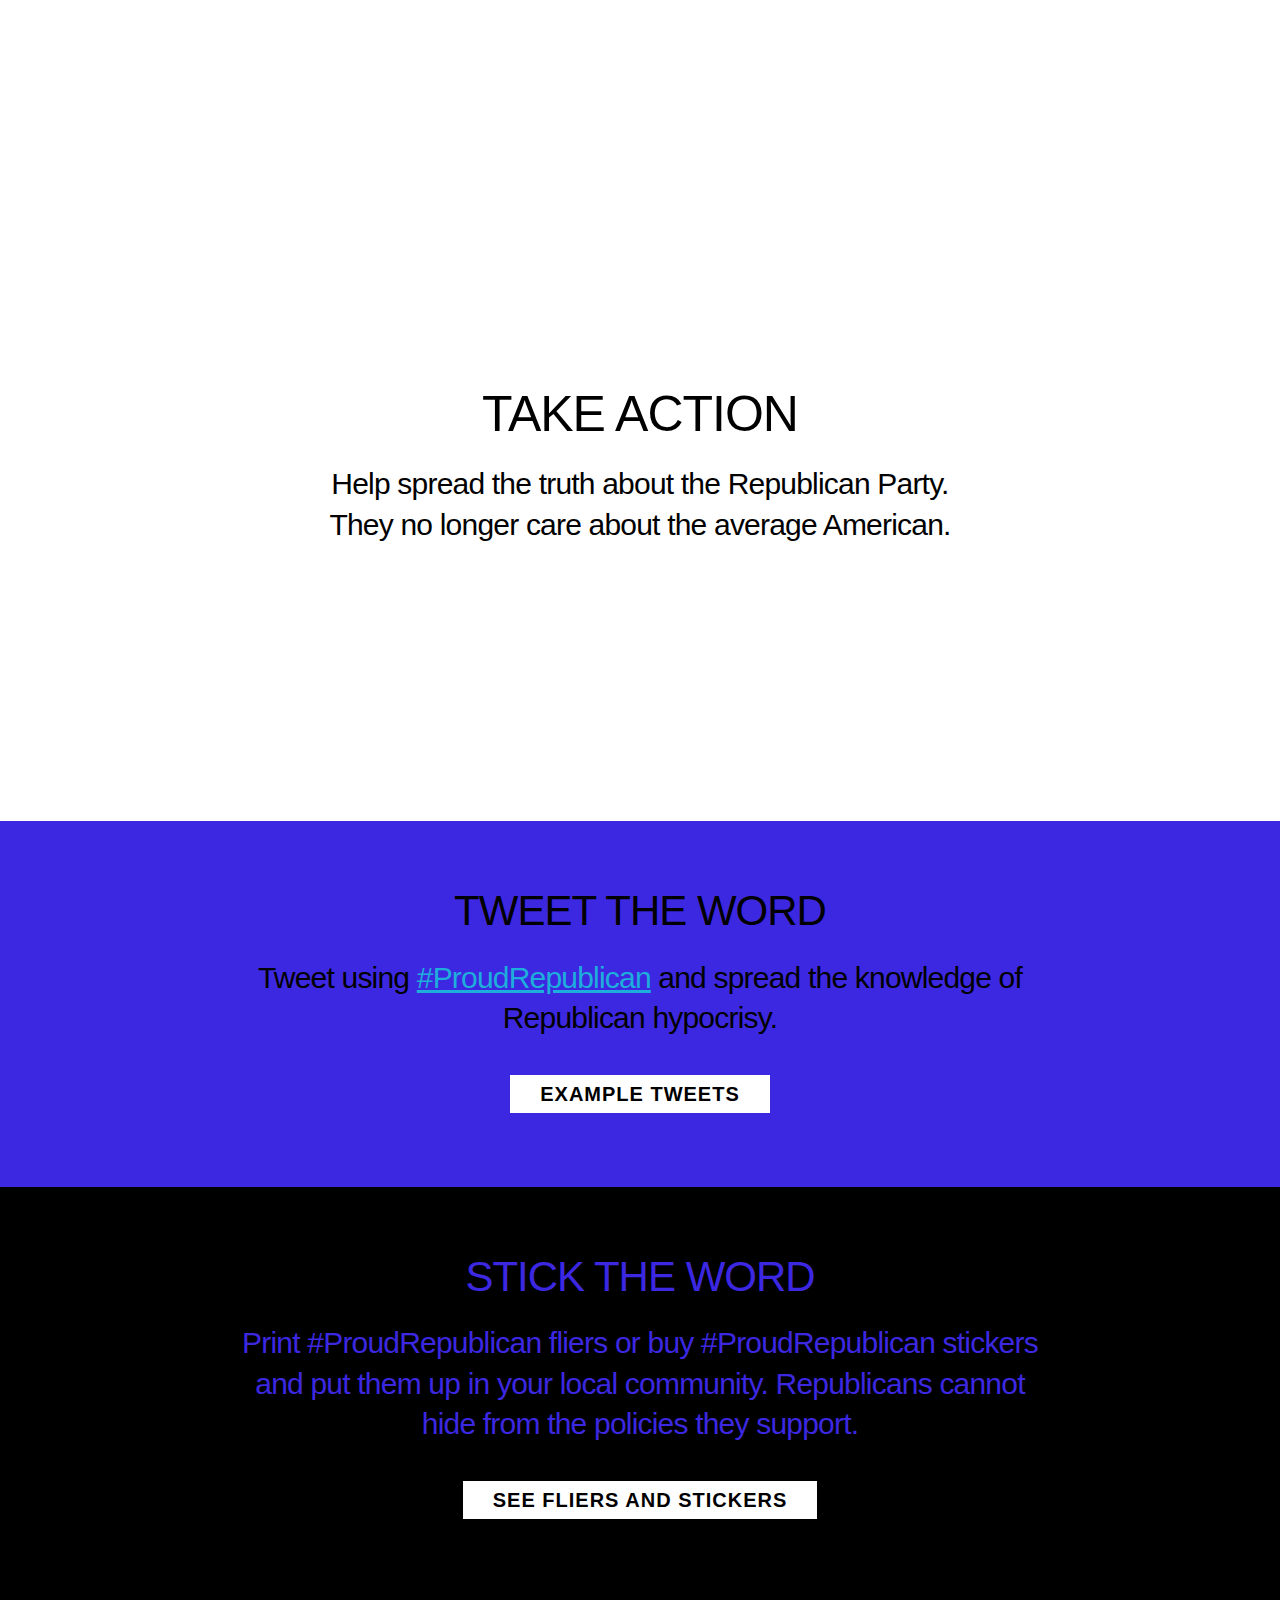
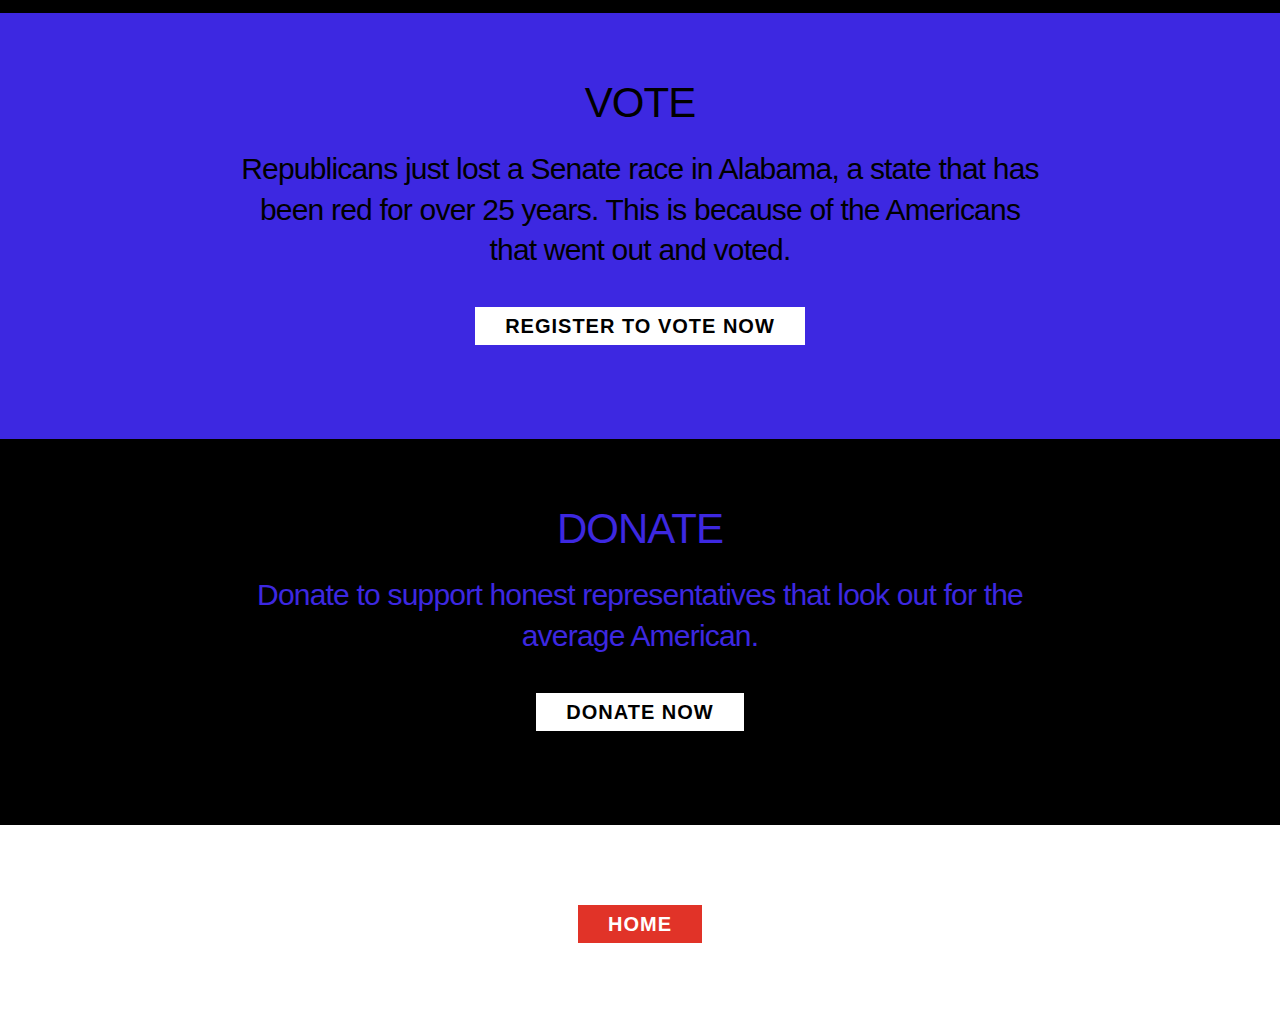
<file: take-action.html>
<!DOCTYPE html><html lang="en"><head> <meta charset="utf-8"> <title>Proud Republican</title> <meta name="description" content=""> <meta name="author" content=""> <meta name="viewport" content="width=device-width, initial-scale=1"> <link rel="stylesheet" href="css/normalize.css"> <link rel="stylesheet" href="css/skeleton.css"> <link rel="stylesheet" href="css/proudrepublican.css"> <link rel="icon" type="image/png" href="img/favicon.ico"> <link href="https://fonts.googleapis.com/css?family=Archivo+Black" rel="stylesheet"></head><body> <div class="container" style="width:100%;"> <div class="row"> <div class="column" style="width:100%;padding-top: 30%;padding-bottom: 20%; text-align:center; background-color: black;color:black;background:transparent;background-size:cover;"> <center> <div class="inner" style="width:80%;"> <h1>TAKE ACTION</h1> <h4>Help spread the truth about the Republican Party.<br/>They no longer care about the average American.</h4> </div></center> </div></div><div class="row"> <div class="column" style="width:100%; padding: 5%; text-align:center; background-color:#3d28e1;color:black;"> <center> <div class="inner" style="width:70%;"> <h2>TWEET THE WORD</h2> <h4></h4> <h4>Tweet using <a href="">#ProudRepublican</a> and spread the knowledge of Republican hypocrisy.</h4> <a class="button button-primary" href="tweet-the-word.html">EXAMPLE TWEETS</a> </div></center> </div></div><div class="row"> <div class="column" style="padding: 5%; text-align:center; background-color: black;color:#3d28e1;"> <center> <div class="inner" style="width:70%;"> <h2>STICK THE WORD</h2> <h4>Print #ProudRepublican fliers or buy #ProudRepublican stickers and put them up in your local community. Republicans cannot hide from the policies they support.<h4> <a class="button button-primary" href="stick-the-word.html">SEE FLIERS AND STICKERS</a> </div></center> </div></div><div class="row"> <div class="column" style="padding: 5%; text-align:center; background-color:#3d28e1;;color:black;"> <center> <div class="inner" style="width:70%;"> <h2>VOTE</h2> <h4>Republicans just lost a Senate race in Alabama, a state that has been red for over 25 years. This is because of the Americans that went out and voted.<h4> <a class="button button-primary" href="https://www.usa.gov/register-to-vote">REGISTER TO VOTE NOW</a> </div></center> </div></div><div class="row"> <div class="column" style="padding: 5%; text-align:center; background-color: black;color:#3d28e1;"> <center> <div class="inner" style="width:70%;"> <h2>DONATE</h2> <h4>Donate to support honest representatives that look out for the average American.<h4> <a class="button button-primary" href="https://secure.actblue.com/donate/proudrepublican">DONATE NOW</a> </div></center> </div></div><div class="row"> <div class="column" style="width:100%; padding: 5%; text-align:center; background-color:white;color:black;"> <center> <div class="inner" style="width:70%;"> <a class="button button-secondary" href="index.html">HOME</a> </div></center> </div></div></div></div></body></html>
</file>
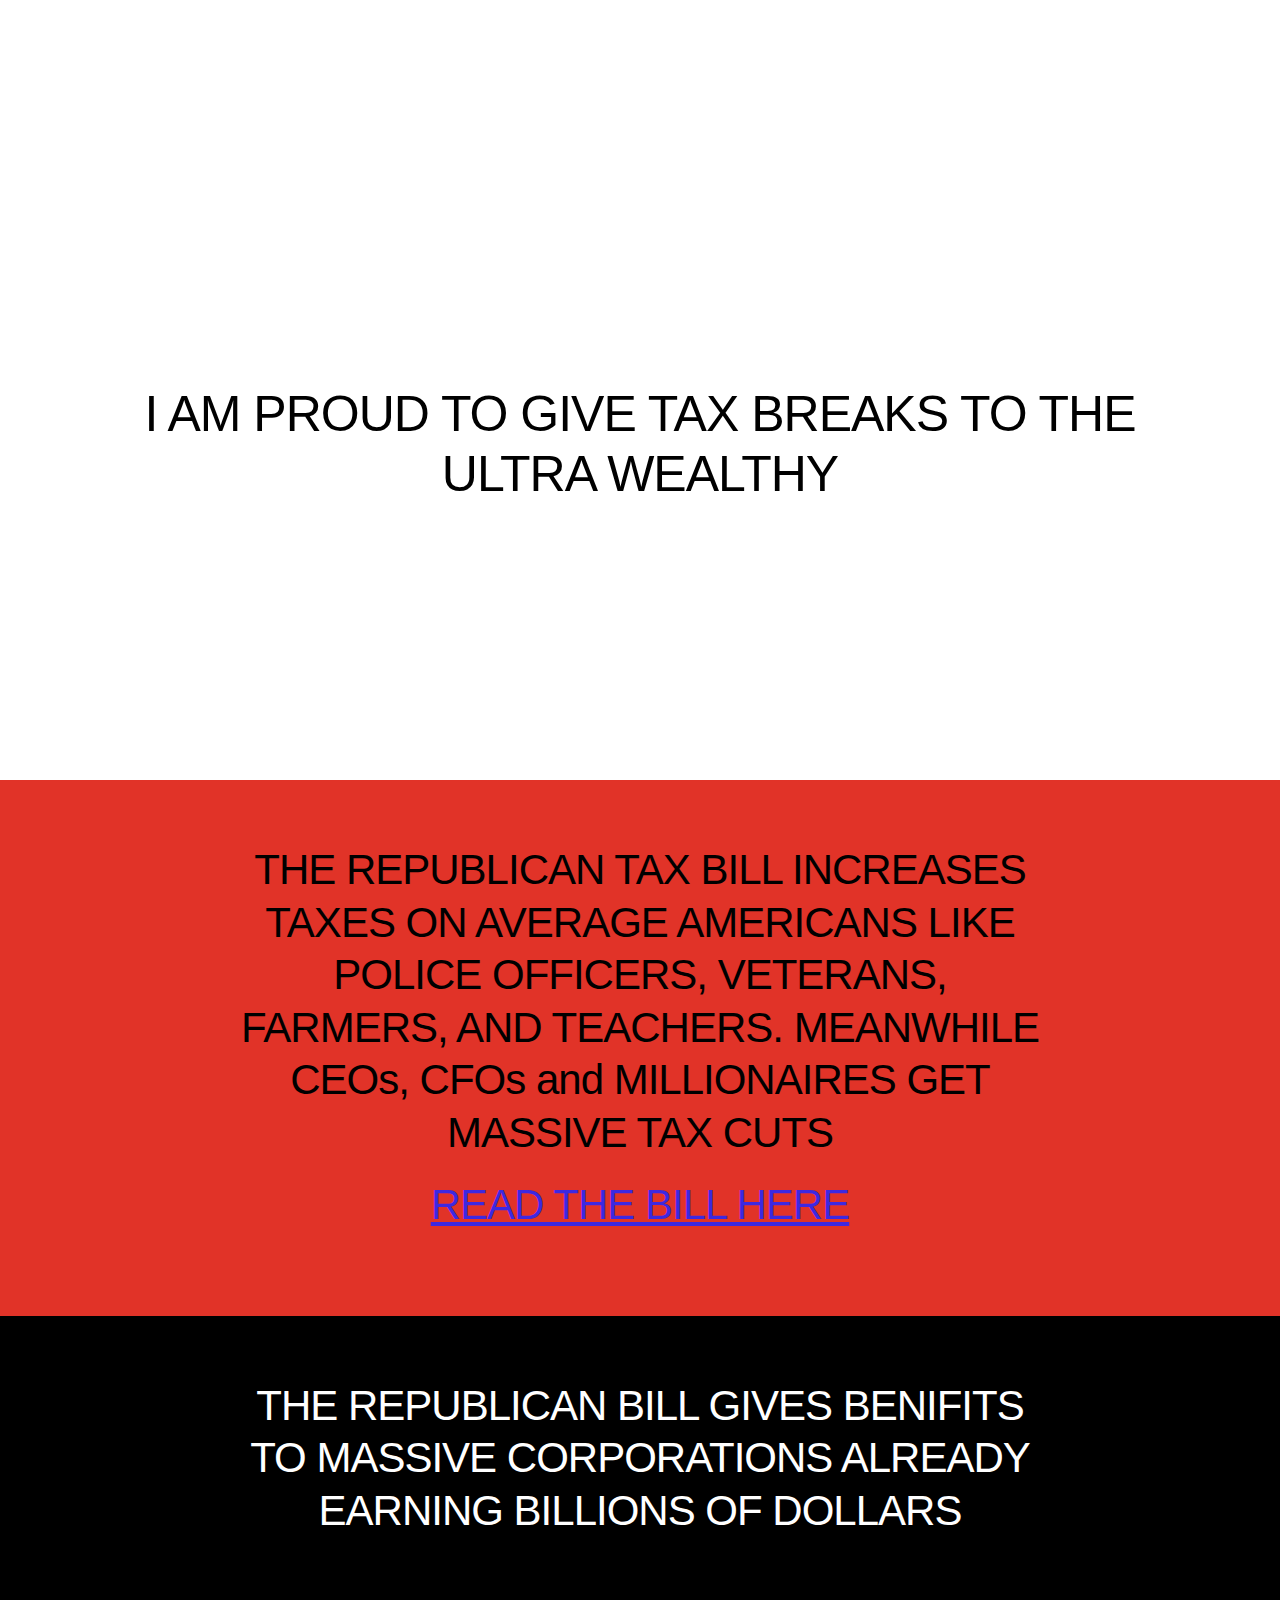
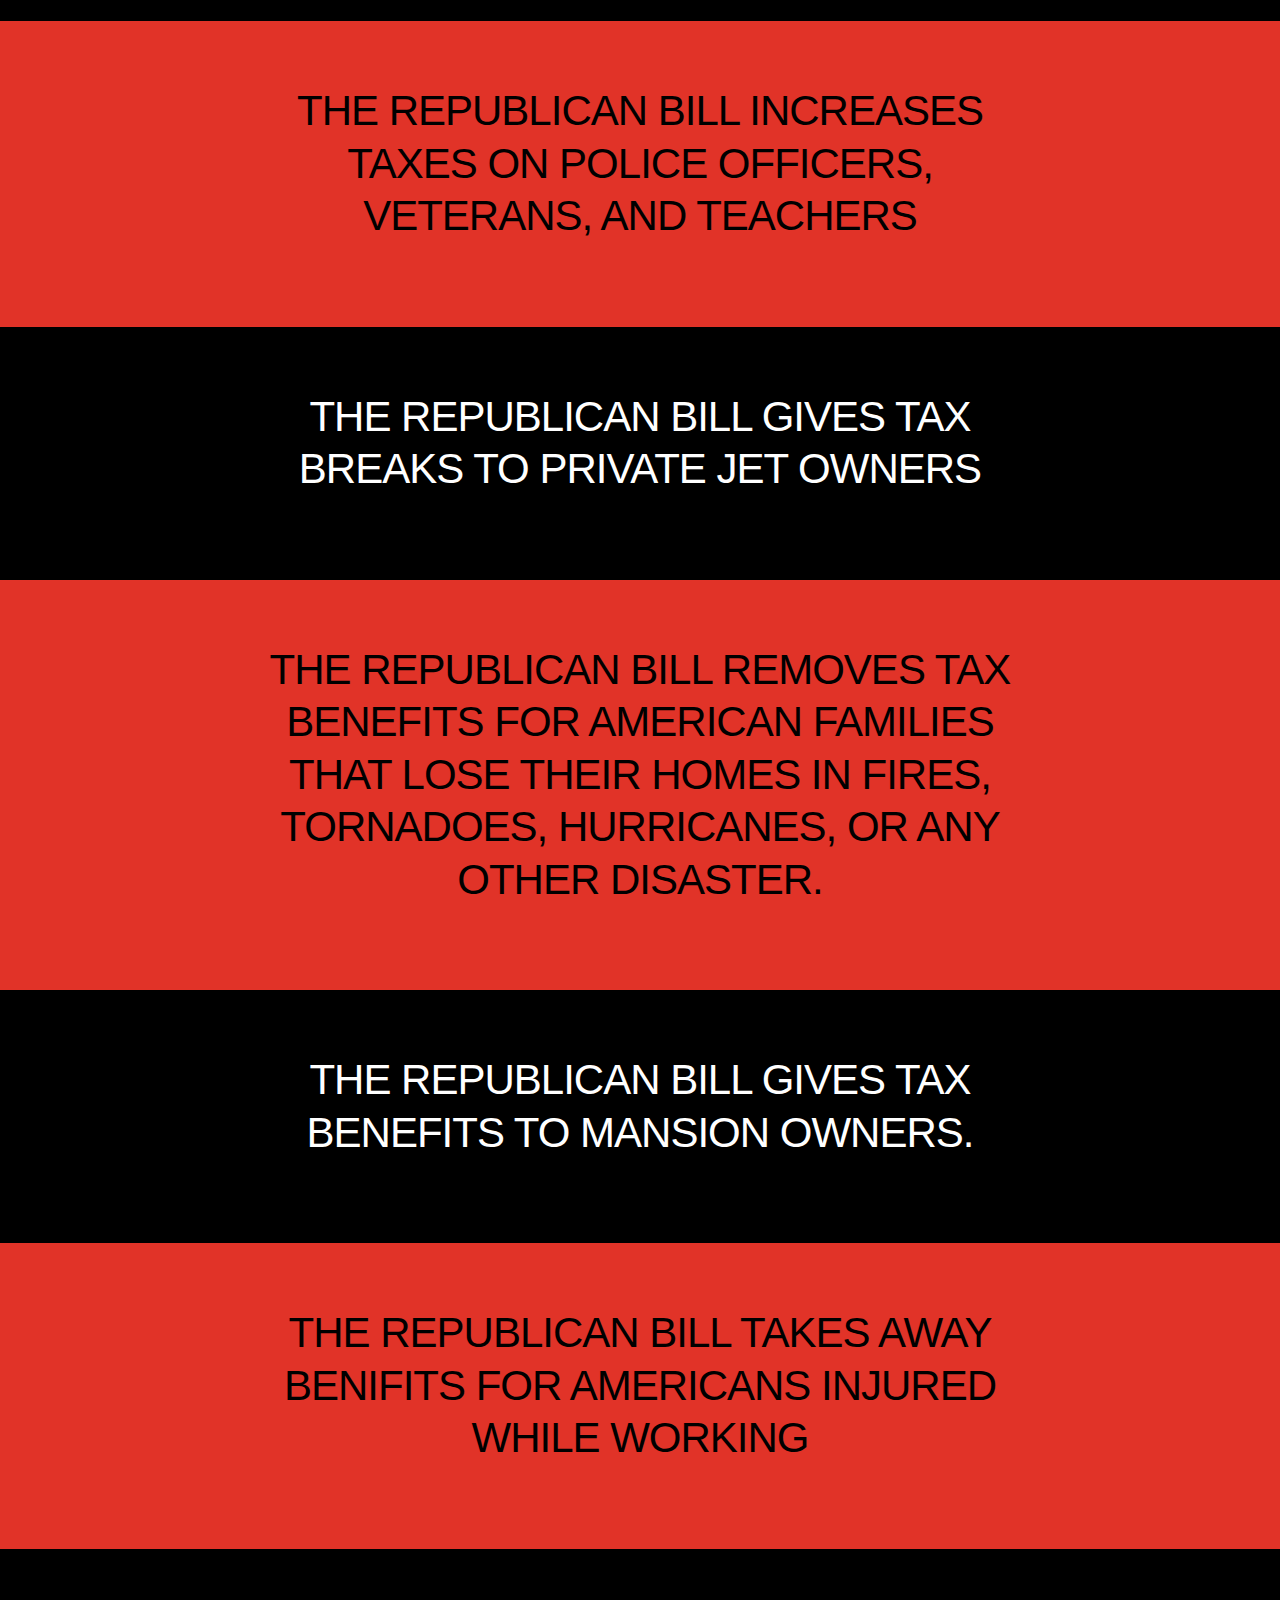
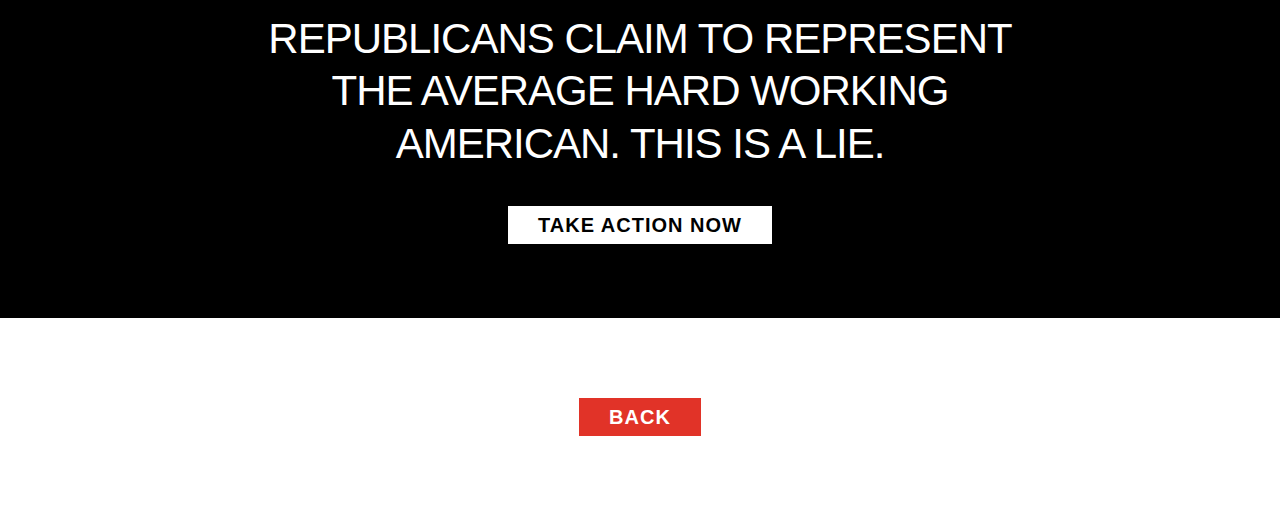
<file: tax-breaks-for-ultra-wealthy.html>
<!DOCTYPE html><html lang="en"><head> <meta charset="utf-8"> <title>Proud Republican</title> <meta name="description" content=""> <meta name="author" content=""> <meta name="viewport" content="width=device-width, initial-scale=1"> <link rel="stylesheet" href="css/normalize.css"> <link rel="stylesheet" href="css/skeleton.css"> <link rel="stylesheet" href="css/proudrepublican.css"> <link rel="icon" type="image/png" href="img/favicon.ico"> <link href="https://fonts.googleapis.com/css?family=Archivo+Black" rel="stylesheet"></head><body> <div class="container" style="width:100%;"> <div class="row"> <div class="column" style="width:100%;padding-top: 30%;padding-bottom: 20%; text-align:center; background-color: white;color:BLACK;"> <center> <div class="inner" style="width:80%;"> <h1>I AM PROUD TO GIVE TAX BREAKS TO THE ULTRA WEALTHY</h1> </div></center> </div></div><div class="row"> <div class="column" style="width:100%; padding: 5%; text-align:center; background-color:#e13328;color:black;"> <center> <div class="inner" style="width:70%;"> <h2>THE REPUBLICAN TAX BILL INCREASES TAXES ON AVERAGE AMERICANS LIKE POLICE OFFICERS, VETERANS, FARMERS, AND TEACHERS. MEANWHILE CEOs, CFOs and MILLIONAIRES GET MASSIVE TAX CUTS</h2> <h2><a href="https://www.scribd.com/document/367284529/Republican-Tax-Plan" style="color:#3d28e1;">READ THE BILL HERE</a></h2> </div></center> </div></div><div class="row"> <div class="column" style="padding: 5%; text-align:center; background-color: black;color:white;"> <center> <div class="inner" style="width:70%;"> <h2>THE REPUBLICAN BILL GIVES BENIFITS TO MASSIVE CORPORATIONS ALREADY EARNING BILLIONS OF DOLLARS</h2> </div></center> </div></div><div class="row"> <div class="column" style="width:100%; padding: 5%; text-align:center; background-color:#e13328;color:black;"> <center> <div class="inner" style="width:70%;"> <h2>THE REPUBLICAN BILL INCREASES TAXES ON POLICE OFFICERS, VETERANS, AND TEACHERS</h2> </div></center> </div></div><div class="row"> <div class="column" style="width:100%; padding: 5%; text-align:center; background-color:black;color:white;"> <center> <div class="inner" style="width:70%;"> <h2>THE REPUBLICAN BILL GIVES TAX BREAKS TO PRIVATE JET OWNERS</h2> </div></center> </div></div><div class="row"> <div class="column" style="width:100%; padding: 5%; text-align:center; background-color:#e13328;color:black;"> <center> <div class="inner" style="width:70%;"> <h2>THE REPUBLICAN BILL REMOVES TAX BENEFITS FOR AMERICAN FAMILIES THAT LOSE THEIR HOMES IN FIRES, TORNADOES, HURRICANES, OR ANY OTHER DISASTER.</h2> </div></center> </div></div><div class="row"> <div class="column" style="width:100%; padding: 5%; text-align:center; background-color:black;color:white;"> <center> <div class="inner" style="width:70%;"> <h2>THE REPUBLICAN BILL GIVES TAX BENEFITS TO MANSION OWNERS.</h2> </div></center> </div></div><div class="row"> <div class="column" style="width:100%; padding: 5%; text-align:center; background-color:#e13328;color:black;"> <center> <div class="inner" style="width:70%;"> <h2>THE REPUBLICAN BILL TAKES AWAY BENIFITS FOR AMERICANS INJURED WHILE WORKING</h2> </div></center> </div></div><div class="row"> <div class="column" style="width:100%; padding: 5%; text-align:center; background-color:black;color:white;"> <center> <div class="inner" style="width:70%;"> <h2>REPUBLICANS CLAIM TO REPRESENT THE AVERAGE HARD WORKING AMERICAN. THIS IS A LIE.</h2> <a class="button button-primary" href="take-action.html">TAKE ACTION NOW</a> </div></center> </div></div><div class="row"> <div class="column" style="width:100%; padding: 5%; text-align:center; background-color:white;color:black;"> <center> <div class="inner" style="width:70%;"> <a class="button button-secondary" href="index.html">BACK</a> </div></center> </div></div></div></body></html>
</file>
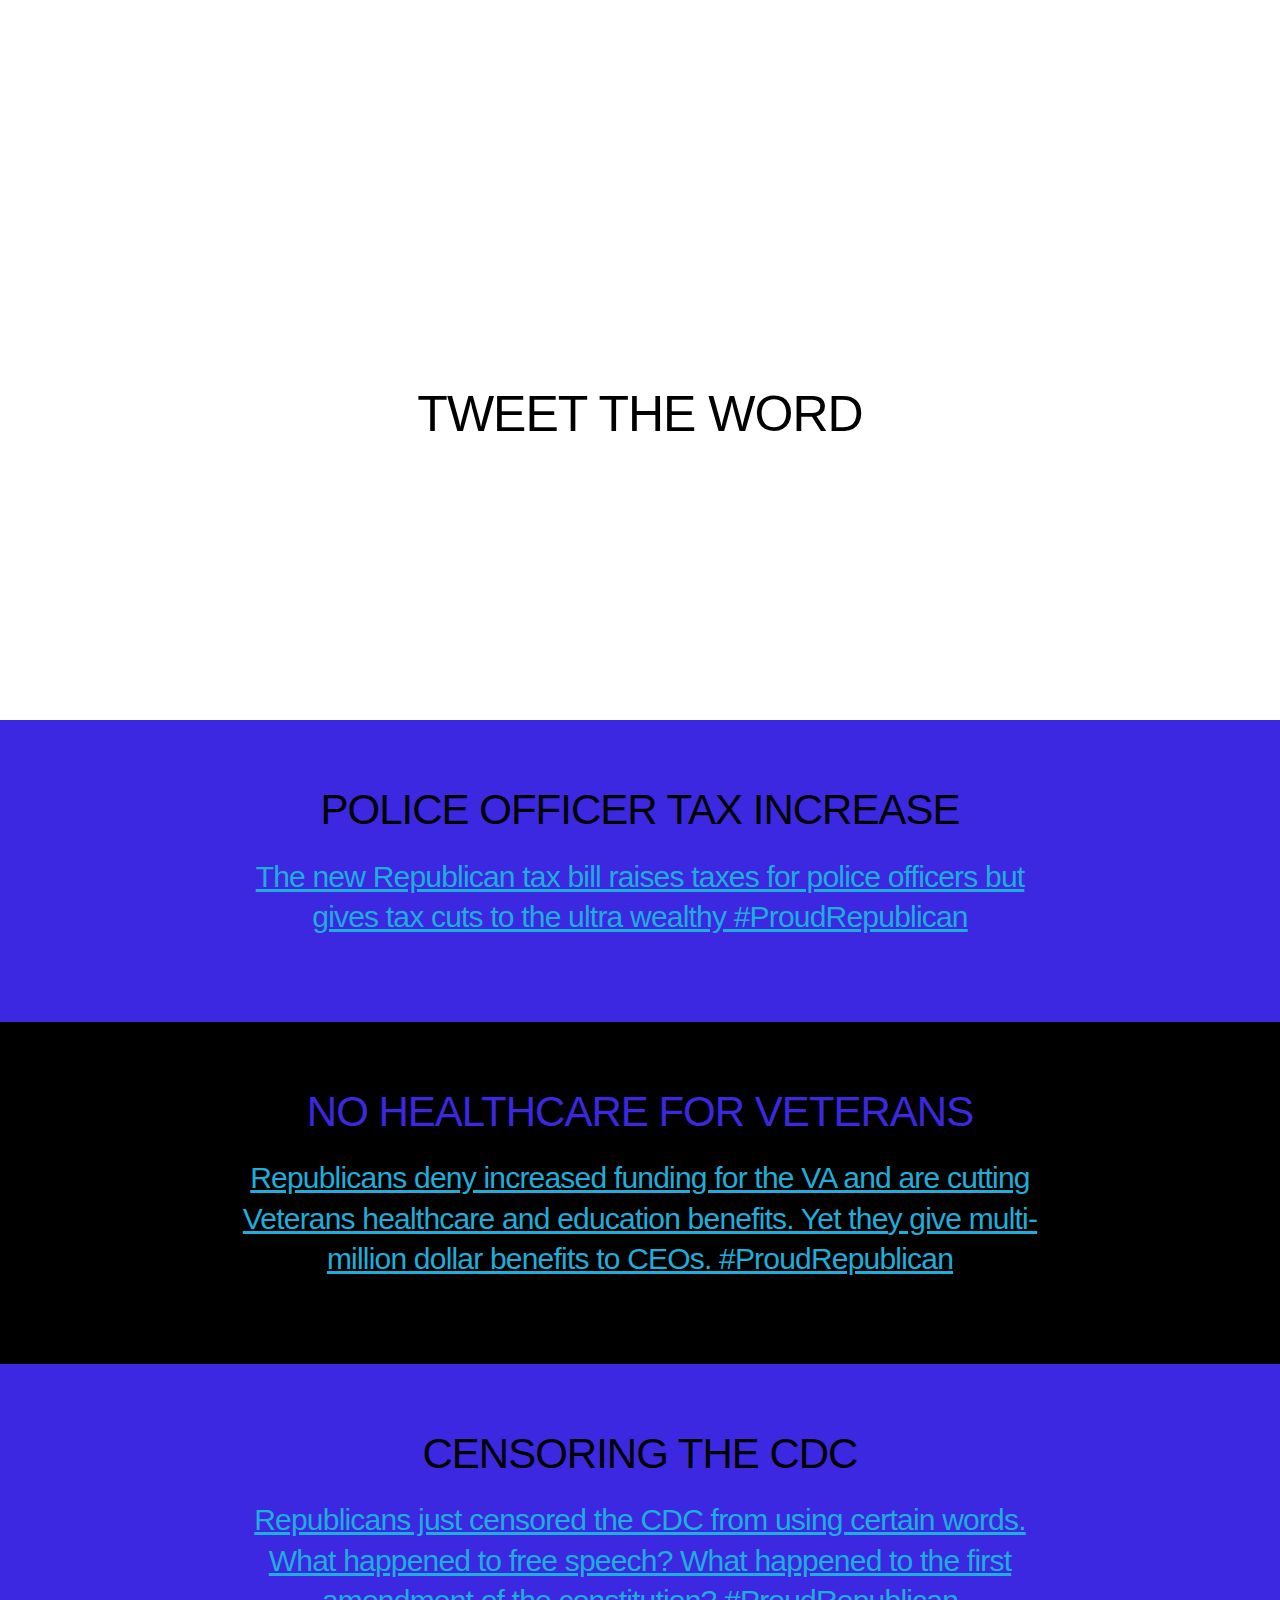
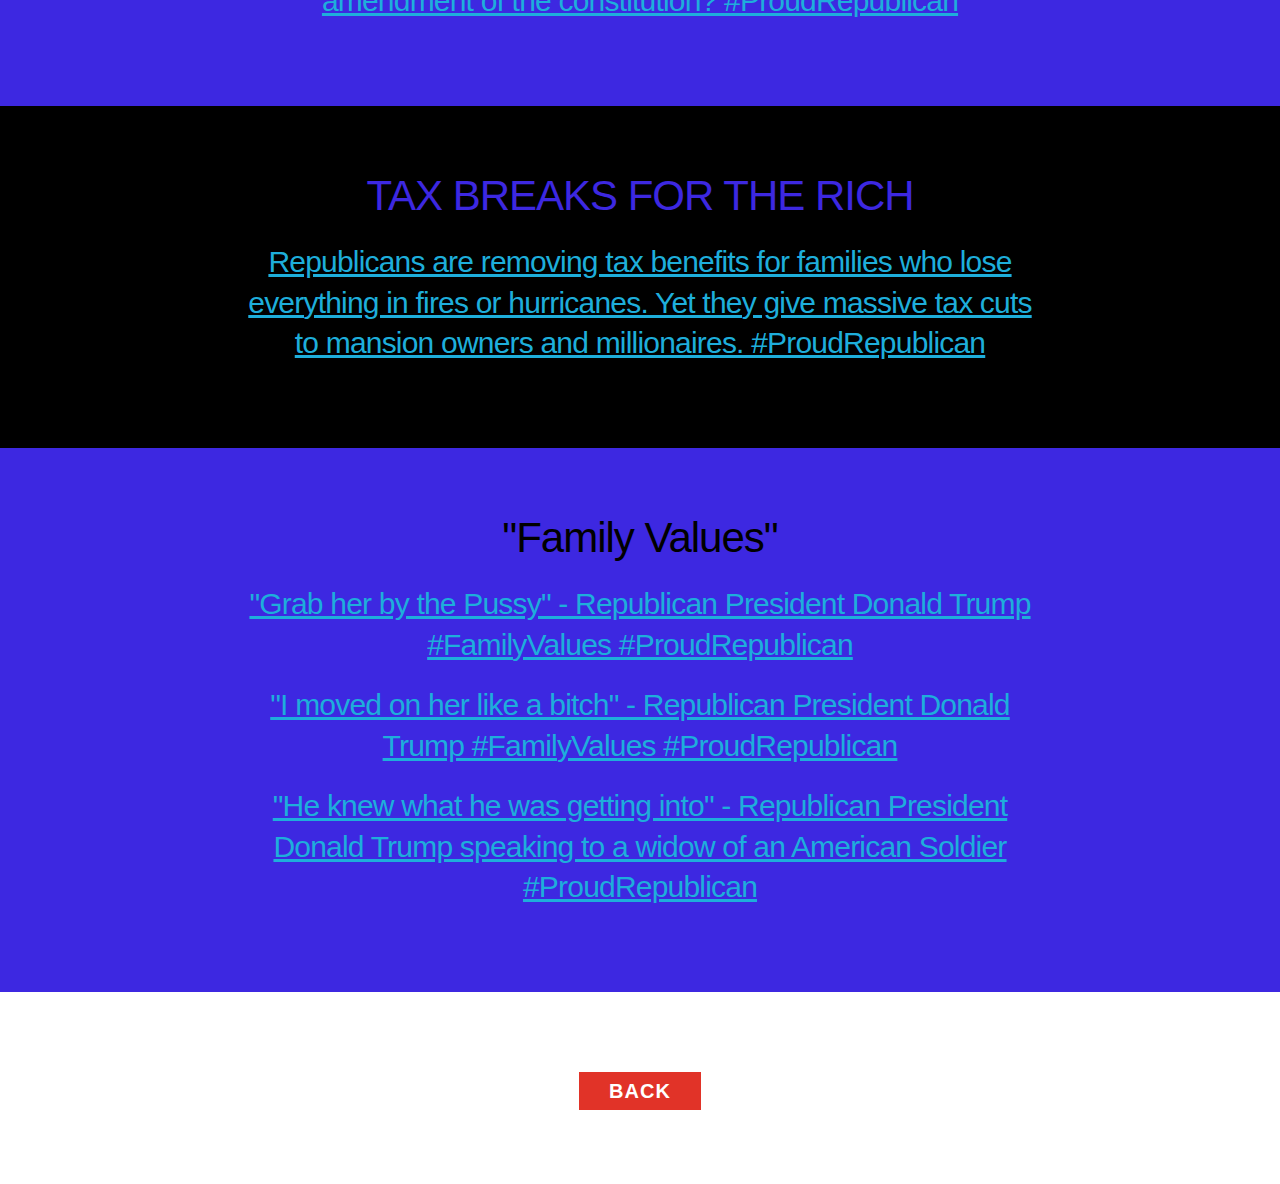
<file: tweet-the-word.html>
<!DOCTYPE html><html lang="en"><head> <meta charset="utf-8"> <title>Proud Republican</title> <meta name="description" content=""> <meta name="author" content=""> <meta name="viewport" content="width=device-width, initial-scale=1"> <link rel="stylesheet" href="css/normalize.css"> <link rel="stylesheet" href="css/skeleton.css"> <link rel="stylesheet" href="css/proudrepublican.css"> <link rel="icon" type="image/png" href="img/favicon.ico"> <link href="https://fonts.googleapis.com/css?family=Archivo+Black" rel="stylesheet"></head><body> <div class="container" style="width:100%;"> <div class="row"> <div class="column" style="width:100%;padding-top: 30%;padding-bottom: 20%; text-align:center; background-color: black;color:black;background:transparent;background-size:cover;"> <center> <div class="inner" style="width:80%;"> <h1>TWEET THE WORD</h1> </div></center> </div></div><div class="row"> <div class="column" style="width:100%; padding: 5%; text-align:center; background-color:#3d28e1;color:black;"> <center> <div class="inner" style="width:70%;"> <h2>POLICE OFFICER TAX INCREASE</h2> <h4><a href="https://twitter.com/intent/tweet?text=The%20new%20Republican%20tax%20bill%20raises%20taxes%20for%20police%20officers%20but%20gives%20tax%20cuts%20to%20ultra%20wealthy%20%23ProudRepublican"> The new Republican tax bill raises taxes for police officers but gives tax cuts to the ultra wealthy #ProudRepublican </a></h4> </div></center> </div></div><div class="row"> <div class="column" style="padding: 5%; text-align:center; background-color: black;color:#3d28e1;"> <center> <div class="inner" style="width:70%;"> <h2>NO HEALTHCARE FOR VETERANS</h2> <h4><a href="https://twitter.com/intent/tweet?text=Republicans%20deny%20increased%20funding%20for%20the%20VA%20and%20are%20cutting%20Veterans%20healthcare%20and%20education%20benefits%2C%20yet%20they%20give%20multi-million%20dollar%20benefits%20to%20CEOs.%20%23ProudRepublican"> Republicans deny increased funding for the VA and are cutting Veterans healthcare and education benefits. Yet they give multi-million dollar benefits to CEOs. #ProudRepublican </a></h4> </div></center> </div></div><div class="row"> <div class="column" style="padding: 5%; text-align:center; background-color:#3d28e1;;color:black;"> <center> <div class="inner" style="width:70%;"> <h2>CENSORING THE CDC</h2> <h4><a href="https://twitter.com/intent/tweet?text=Republicans%20just%20censored%20the%20CDC%20from%20using%20certain%20words.%20What%20happened%20to%20free%20speech%3F%20What%20happened%20to%20the%20first%20amendment%20of%20the%20constitution%3F%20%23ProudRepublican"> Republicans just censored the CDC from using certain words. What happened to free speech? What happened to the first amendment of the constitution? #ProudRepublican </a></h4> </div></center> </div></div><div class="row"> <div class="column" style="padding: 5%; text-align:center; background-color: black;color:#3d28e1;"> <center> <div class="inner" style="width:70%;"> <h2>TAX BREAKS FOR THE RICH</h2> <h4><a href="https://twitter.com/intent/tweet?text=Republicans%20are%20removing%20tax%20benefits%20for%20families%20who%20lose%20everything%20in%20fires%20or%20hurricanes.%20Yet%20they%20give%20massive%20tax%20cuts%20to%20mansion%20owners%20and%20millionaires.%20%23ProudRepublican"> Republicans are removing tax benefits for families who lose everything in fires or hurricanes. Yet they give massive tax cuts to mansion owners and millionaires. #ProudRepublican </a></h4> </div></center> </div></div><div class="row"> <div class="column" style="padding: 5%; text-align:center; background-color:#3d28e1;;color:black;"> <center> <div class="inner" style="width:70%;"> <h2>"Family Values"</h2> <h4><a href="https://twitter.com/intent/tweet?text=%22Grab%20her%20by%20the%20Pussy%22%20-%20Republican%20President%20Donald%20Trump%20%23FamilyValues%20%23ProudRepublican"> "Grab her by the Pussy" - Republican President Donald Trump #FamilyValues #ProudRepublican </a></h4> <h4><a href="https://twitter.com/intent/tweet?text=%22I%20moved%20on%20her%20like%20a%20bitch%22%20-%20Republican%20President%20Donald%20Trump%20%23FamilyValues%20%23ProudRepublican"> "I moved on her like a bitch" - Republican President Donald Trump #FamilyValues #ProudRepublican </a></h4> <h4><a href="https://twitter.com/intent/tweet?text=%22He%20knew%20what%20he%20was%20getting%20into%22%20-%20Republican%20President%20Donald%20Trump%20speaking%20to%20a%20widow%20of%20an%20American%20Soldier%20%23ProudRepublican"> "He knew what he was getting into" - Republican President Donald Trump speaking to a widow of an American Soldier #ProudRepublican </a></h4> </div></center> </div></div><div class="row"> <div class="column" style="width:100%; padding: 5%; text-align:center; background-color:white;color:black;"> <center> <div class="inner" style="width:70%;"> <a class="button button-secondary" href="take-action.html">BACK</a> </div></center> </div></div></div></div></body></html>
</file>
<file: css/skeleton.css>
.column,.columns,.container,.u-full-width{width:100%;box-sizing:border-box}h1,h2,h3{letter-spacing:-.1rem}body,h6{line-height:1.6}.container{position:relative;margin:0 auto;padding:0 20px}.column,.columns{float:left}@media (min-width:400px){.container{width:85%;padding:0}}html{font-size:62.5%}body{font-size:1.5em;font-weight:400;font-family:HelveticaNeue,"Helvetica Neue",Helvetica,Arial,sans-serif;color:#222}h1,h2,h3,h4,h5,h6{margin-top:0;margin-bottom:2rem;font-weight:300}h1{font-size:4rem;line-height:1.2}h2{font-size:3.6rem;line-height:1.25}h3{font-size:3rem;line-height:1.3}h4{font-size:2.4rem;line-height:1.35;letter-spacing:-.08rem}h5{font-size:1.8rem;line-height:1.5;letter-spacing:-.05rem}h6{font-size:1.5rem;letter-spacing:0}@media (min-width:550px){.container{width:80%}.column,.columns{margin-left:4%}.column:first-child,.columns:first-child{margin-left:0}.one.column,.one.columns{width:4.66666666667%}.two.columns{width:13.3333333333%}.three.columns{width:22%}.four.columns{width:30.6666666667%}.five.columns{width:39.3333333333%}.six.columns{width:48%}.seven.columns{width:56.6666666667%}.eight.columns{width:65.3333333333%}.nine.columns{width:74%}.ten.columns{width:82.6666666667%}.eleven.columns{width:91.3333333333%}.twelve.columns{width:100%;margin-left:0;max-width:960px}.one-third.column{width:30.6666666667%}.two-thirds.column{width:65.3333333333%}.one-half.column{width:48%}.offset-by-one.column,.offset-by-one.columns{margin-left:8.66666666667%}.offset-by-two.column,.offset-by-two.columns{margin-left:17.3333333333%}.offset-by-three.column,.offset-by-three.columns{margin-left:26%}.offset-by-four.column,.offset-by-four.columns{margin-left:34.6666666667%}.offset-by-five.column,.offset-by-five.columns{margin-left:43.3333333333%}.offset-by-six.column,.offset-by-six.columns{margin-left:52%}.offset-by-seven.column,.offset-by-seven.columns{margin-left:60.6666666667%}.offset-by-eight.column,.offset-by-eight.columns{margin-left:69.3333333333%}.offset-by-nine.column,.offset-by-nine.columns{margin-left:78%}.offset-by-ten.column,.offset-by-ten.columns{margin-left:86.6666666667%}.offset-by-eleven.column,.offset-by-eleven.columns{margin-left:95.3333333333%}.offset-by-one-third.column,.offset-by-one-third.columns{margin-left:34.6666666667%}.offset-by-two-thirds.column,.offset-by-two-thirds.columns{margin-left:69.3333333333%}.offset-by-one-half.column,.offset-by-one-half.columns{margin-left:52%}h1{font-size:5rem}h2{font-size:4.2rem}h3{font-size:3.6rem}h4{font-size:3rem}h5{font-size:2.4rem}h6{font-size:1.5rem}}p{margin-top:0}a{color:#1EAEDB}a:hover{color:#0FA0CE}.button,button,input[type=submit],input[type=reset],input[type=button]{display:inline-block;height:38px;padding:0 30px;color:#555;text-align:center;font-size:20px;font-weight:600;line-height:38px;letter-spacing:.1rem;text-decoration:none;white-space:nowrap;background-color:transparent;cursor:pointer;margin-top:2%;box-sizing:border-box}.button:focus,.button:hover,button:focus,button:hover,input[type=submit]:focus,input[type=submit]:hover,input[type=reset]:focus,input[type=reset]:hover,input[type=button]:focus,input[type=button]:hover{color:#333;border-color:#888;outline:0}.button.button-primary,button.button-primary,input[type=submit].button-primary,input[type=reset].button-primary,input[type=button].button-primary{color:#000;background-color:#fff;border-color:#000}.button.button-secondary,button.button-secondary,input[type=button].button-secondary{color:#fff;background-color:#e13328;border-color:#000}.button.button-primary:focus,.button.button-primary:hover,button.button-primary:focus,button.button-primary:hover,input[type=submit].button-primary:focus,input[type=submit].button-primary:hover,input[type=reset].button-primary:focus,input[type=reset].button-primary:hover,input[type=button].button-primary:focus,input[type=button].button-primary:hover{color:#FFF;background-color:#9b221a;border-color:#265728}.button.button-secondary:focus,.button.button-secondary:hover,button.button-secondary:focus,button.button-secondary:hover,input[type=submit].button-secondary:focus,input[type=submit].button-secondary:hover,input[type=reset].button-secondary:focus,input[type=reset].button-secondaryy:hover,input[type=button].button-secondary:focus,input[type=button].button-secondary:hover{color:#fff;background-color:#000;border-color:#265728}input[type=url],input[type=password],input[type=email],input[type=number],input[type=search],input[type=text],input[type=tel],select,textarea{height:38px;padding:6px 10px;background-color:#fff;border:1px solid #D1D1D1;border-radius:4px;box-shadow:none;box-sizing:border-box}input[type=url],input[type=password],input[type=email],input[type=number],input[type=search],input[type=text],input[type=tel],textarea{-webkit-appearance:none;-moz-appearance:none;appearance:none}textarea{min-height:65px;padding-top:6px;padding-bottom:6px}input[type=url]:focus,input[type=password]:focus,input[type=email]:focus,input[type=number]:focus,input[type=search]:focus,input[type=text]:focus,input[type=tel]:focus,select:focus,textarea:focus{border:1px solid #33C3F0;outline:0}label,legend{display:block;margin-bottom:.5rem;font-weight:600}fieldset{padding:0;border-width:0}input[type=checkbox],input[type=radio]{display:inline}label>.label-body{display:inline-block;margin-left:.5rem;font-weight:400}ul{list-style:circle inside}ol{list-style:decimal inside}ol,ul{padding-left:0;margin-top:0}ol ol,ol ul,ul ol,ul ul{margin:1.5rem 0 1.5rem 3rem;font-size:90%}.button,button,li{margin-bottom:1rem}code{padding:.2rem .5rem;margin:0 .2rem;font-size:90%;white-space:nowrap;background:#F1F1F1;border:1px solid #E1E1E1;border-radius:4px}pre>code{display:block;padding:1rem 1.5rem;white-space:pre}td,th{padding:12px 15px;text-align:left;border-bottom:1px solid #E1E1E1}td:first-child,th:first-child{padding-left:0}td:last-child,th:last-child{padding-right:0}fieldset,input,select,textarea{margin-bottom:1.5rem}blockquote,dl,figure,form,ol,p,pre,table,ul{margin-bottom:2.5rem}.u-max-full-width{max-width:100%;box-sizing:border-box}.u-pull-right{float:right}.u-pull-left{float:left}hr{margin-top:3rem;margin-bottom:3.5rem;border-width:0;border-top:1px solid #E1E1E1}.container:after,.row:after,.u-cf{content:"";display:table;clear:both}
</file>
<file: css/proudrepublican.css>
h1,h2{font-family:Archivo #000}#inner{width:50%;margin:0 auto}
</file>
